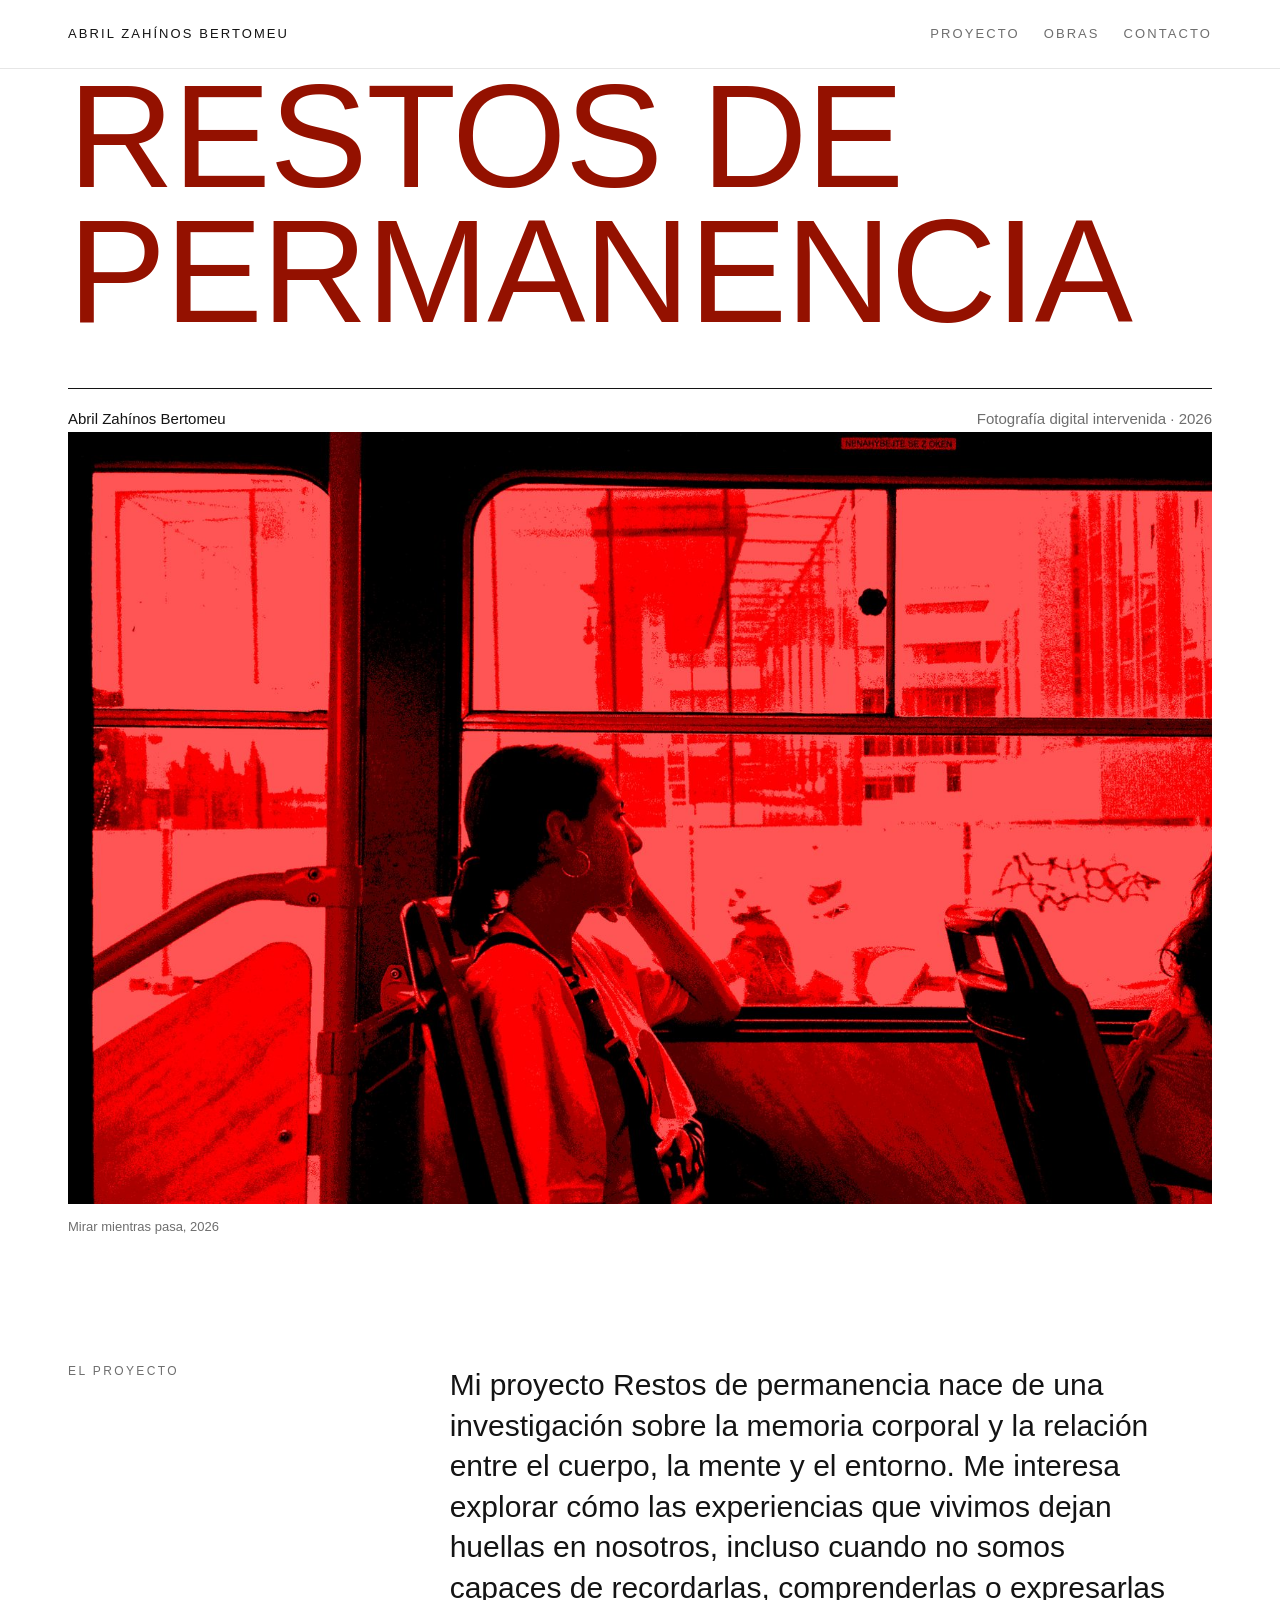
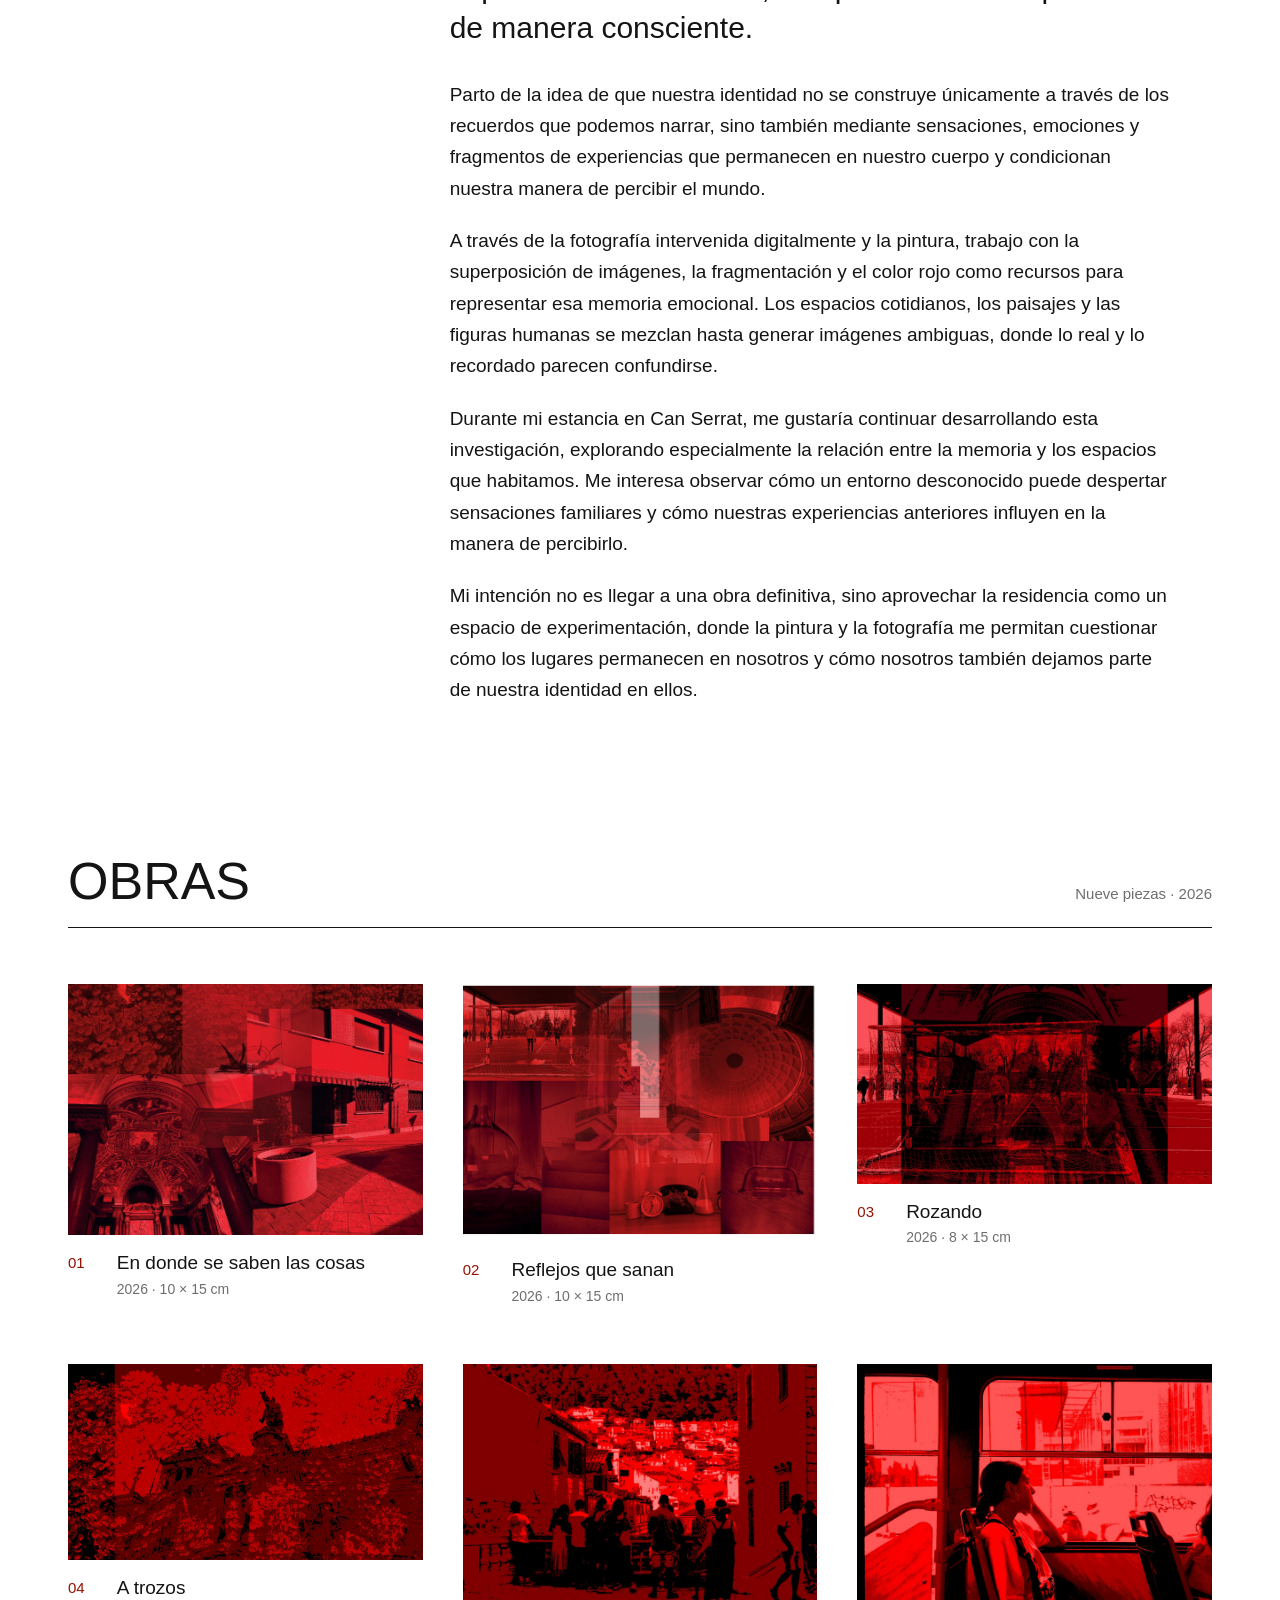
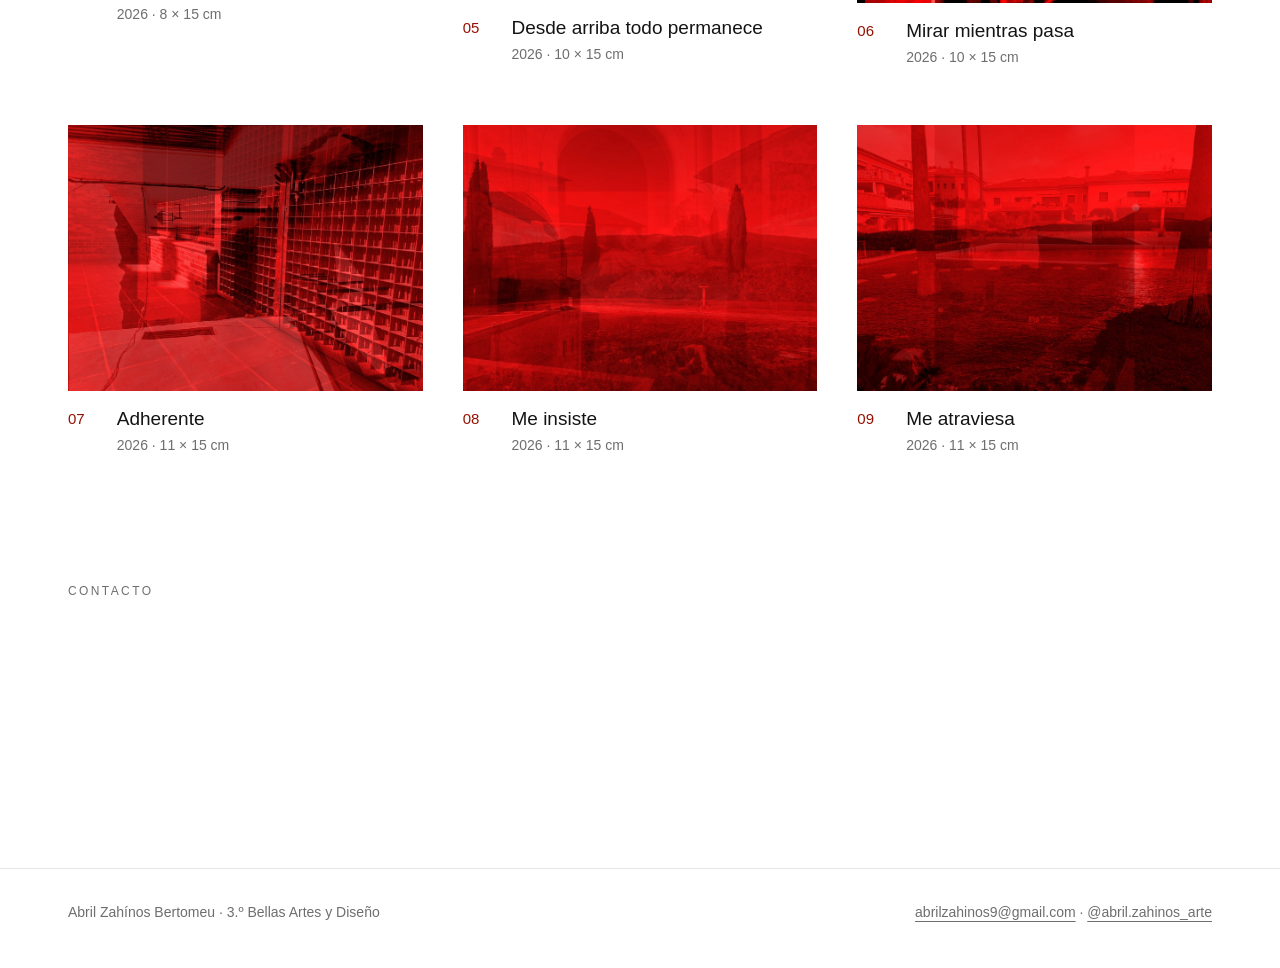
<file: index.html>
<!DOCTYPE html>
<html lang="es">
<head>
<meta charset="utf-8">
<meta name="viewport" content="width=device-width, initial-scale=1">
<title>Restos de permanencia · Abril Zahínos Bertomeu</title>
<meta name="description" content="Restos de permanencia: proyecto de fotografía digital intervenida de Abril Zahínos Bertomeu sobre la memoria corporal y los espacios que habitamos.">
<meta name="author" content="Abril Zahínos Bertomeu">
<meta name="theme-color" content="#ffffff">
<link rel="icon" href="favicon.svg" type="image/svg+xml">
<link rel="stylesheet" href="estilo.css">
<script src="animacion.js" defer></script>
</head>
<body>

<header class="cabecera">
  <div class="contenedor">
    <a class="firma" href="index.html">Abril Zahínos Bertomeu</a>
    <nav class="menu" aria-label="Menú">
      <a href="index.html#proyecto">Proyecto</a>
      <a href="index.html#obras">Obras</a>
      <a href="index.html#contacto">Contacto</a>
    </nav>
  </div>
</header>

<main>

  <section class="portada">
    <div class="contenedor">
      <h1>Restos de<br>permanencia</h1>
      <div class="portada-datos">
        <p>Abril Zahínos Bertomeu</p>
        <p class="suave">Fotografía digital intervenida · 2026</p>
      </div>
    </div>
  </section>

  <div class="contenedor">
    <figure class="portada-imagen">
      <img src="img/obra-06.jpg" width="1600" height="1080" alt="Mirar mientras pasa: una mujer mira por la ventana de un autobús, todo teñido de rojo">
      <figcaption>Mirar mientras pasa, 2026</figcaption>
    </figure>
  </div>

  <section class="seccion" id="proyecto">
    <div class="contenedor proyecto">
      <h2 class="etiqueta">El proyecto</h2>
      <div class="cuerpo aparece">
      <p>Mi proyecto Restos de permanencia nace de una investigación sobre la memoria corporal y la relación entre el cuerpo, la mente y el entorno. Me interesa explorar cómo las experiencias que vivimos dejan huellas en nosotros, incluso cuando no somos capaces de recordarlas, comprenderlas o expresarlas de manera consciente.</p>
      <p>Parto de la idea de que nuestra identidad no se construye únicamente a través de los recuerdos que podemos narrar, sino también mediante sensaciones, emociones y fragmentos de experiencias que permanecen en nuestro cuerpo y condicionan nuestra manera de percibir el mundo.</p>
      <p>A través de la fotografía intervenida digitalmente y la pintura, trabajo con la superposición de imágenes, la fragmentación y el color rojo como recursos para representar esa memoria emocional. Los espacios cotidianos, los paisajes y las figuras humanas se mezclan hasta generar imágenes ambiguas, donde lo real y lo recordado parecen confundirse.</p>
      <p>Durante mi estancia en Can Serrat, me gustaría continuar desarrollando esta investigación, explorando especialmente la relación entre la memoria y los espacios que habitamos. Me interesa observar cómo un entorno desconocido puede despertar sensaciones familiares y cómo nuestras experiencias anteriores influyen en la manera de percibirlo.</p>
      <p>Mi intención no es llegar a una obra definitiva, sino aprovechar la residencia como un espacio de experimentación, donde la pintura y la fotografía me permitan cuestionar cómo los lugares permanecen en nosotros y cómo nosotros también dejamos parte de nuestra identidad en ellos.</p>
      </div>
    </div>
  </section>

  <section class="seccion" id="obras">
    <div class="contenedor">
      <div class="obras-cabecera">
        <h2>Obras</h2>
        <p>Nueve piezas · 2026</p>
      </div>
      <ul class="galeria">
      <li class="obra-tarjeta aparece">
        <a href="obra-01.html">
          <div class="marco"><img src="img/obra-01.jpg" width="1600" height="1133" alt="En donde se saben las cosas, fotografía digital intervenida en rojo" loading="lazy"></div>
          <div class="pie-obra">
            <span class="num">01</span>
            <h3>En donde se saben las cosas</h3>
            <p class="medidas">2026 · 10 × 15 cm</p>
          </div>
        </a>
      </li>
      <li class="obra-tarjeta aparece">
        <a href="obra-02.html">
          <div class="marco"><img src="img/obra-02.jpg" width="1600" height="1164" alt="Reflejos que sanan, fotografía digital intervenida en rojo" loading="lazy"></div>
          <div class="pie-obra">
            <span class="num">02</span>
            <h3>Reflejos que sanan</h3>
            <p class="medidas">2026 · 10 × 15 cm</p>
          </div>
        </a>
      </li>
      <li class="obra-tarjeta aparece">
        <a href="obra-03.html">
          <div class="marco"><img src="img/obra-03.jpg" width="1600" height="900" alt="Rozando, fotografía digital intervenida en rojo" loading="lazy"></div>
          <div class="pie-obra">
            <span class="num">03</span>
            <h3>Rozando</h3>
            <p class="medidas">2026 · 8 × 15 cm</p>
          </div>
        </a>
      </li>
      <li class="obra-tarjeta aparece">
        <a href="obra-04.html">
          <div class="marco"><img src="img/obra-04.jpg" width="1171" height="647" alt="A trozos, fotografía digital intervenida en rojo" loading="lazy"></div>
          <div class="pie-obra">
            <span class="num">04</span>
            <h3>A trozos</h3>
            <p class="medidas">2026 · 8 × 15 cm</p>
          </div>
        </a>
      </li>
      <li class="obra-tarjeta aparece">
        <a href="obra-05.html">
          <div class="marco"><img src="img/obra-05.jpg" width="1600" height="1067" alt="Desde arriba todo permanece, fotografía digital intervenida en rojo" loading="lazy"></div>
          <div class="pie-obra">
            <span class="num">05</span>
            <h3>Desde arriba todo permanece</h3>
            <p class="medidas">2026 · 10 × 15 cm</p>
          </div>
        </a>
      </li>
      <li class="obra-tarjeta aparece">
        <a href="obra-06.html">
          <div class="marco"><img src="img/obra-06.jpg" width="1600" height="1080" alt="Mirar mientras pasa, fotografía digital intervenida en rojo" loading="lazy"></div>
          <div class="pie-obra">
            <span class="num">06</span>
            <h3>Mirar mientras pasa</h3>
            <p class="medidas">2026 · 10 × 15 cm</p>
          </div>
        </a>
      </li>
      <li class="obra-tarjeta aparece">
        <a href="obra-07.html">
          <div class="marco"><img src="img/obra-07.jpg" width="1596" height="1197" alt="Adherente, fotografía digital intervenida en rojo" loading="lazy"></div>
          <div class="pie-obra">
            <span class="num">07</span>
            <h3>Adherente</h3>
            <p class="medidas">2026 · 11 × 15 cm</p>
          </div>
        </a>
      </li>
      <li class="obra-tarjeta aparece">
        <a href="obra-08.html">
          <div class="marco"><img src="img/obra-08.jpg" width="1596" height="1197" alt="Me insiste, fotografía digital intervenida en rojo" loading="lazy"></div>
          <div class="pie-obra">
            <span class="num">08</span>
            <h3>Me insiste</h3>
            <p class="medidas">2026 · 11 × 15 cm</p>
          </div>
        </a>
      </li>
      <li class="obra-tarjeta aparece">
        <a href="obra-09.html">
          <div class="marco"><img src="img/obra-09.jpg" width="1596" height="1197" alt="Me atraviesa, fotografía digital intervenida en rojo" loading="lazy"></div>
          <div class="pie-obra">
            <span class="num">09</span>
            <h3>Me atraviesa</h3>
            <p class="medidas">2026 · 11 × 15 cm</p>
          </div>
        </a>
      </li>
      </ul>
    </div>
  </section>

  <section class="seccion" id="contacto">
    <div class="contenedor contacto">
      <h2 class="etiqueta">Contacto</h2>
      <ul class="contacto-lista aparece">
        <li><small>Correo</small><a href="mailto:abrilzahinos9@gmail.com">abrilzahinos9@gmail.com</a></li>
        <li><small>Instagram</small><a href="https://www.instagram.com/abril.zahinos_arte/" target="_blank" rel="noopener">@abril.zahinos_arte</a></li>
      </ul>
    </div>
  </section>

</main>

<footer class="pie">
  <div class="contenedor">
    <p>Abril Zahínos Bertomeu · 3.º Bellas Artes y Diseño</p>
    <p><a href="mailto:abrilzahinos9@gmail.com">abrilzahinos9@gmail.com</a> · <a href="https://www.instagram.com/abril.zahinos_arte/" target="_blank" rel="noopener">@abril.zahinos_arte</a></p>
  </div>
</footer>

</body>
</html>
</file>
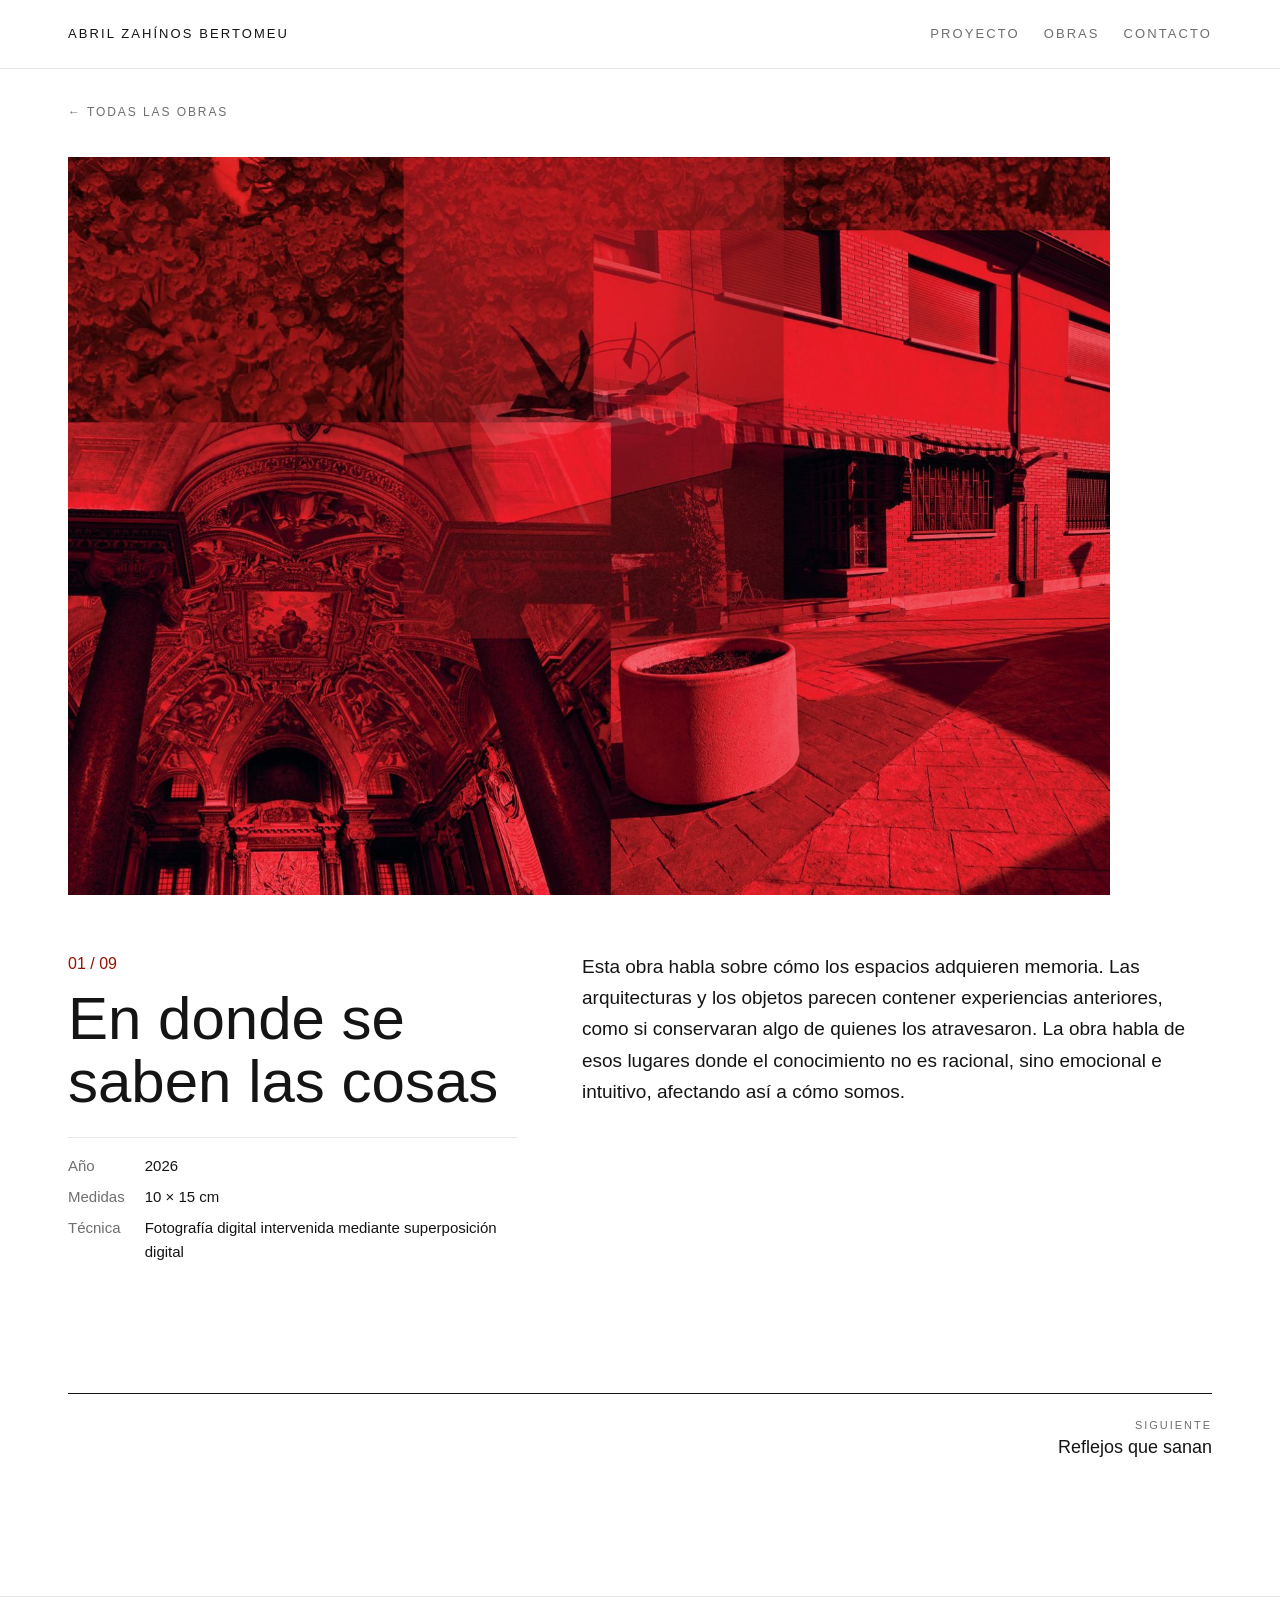
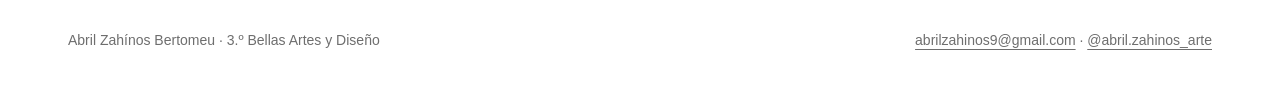
<file: obra-01.html>
<!DOCTYPE html>
<html lang="es">
<head>
<meta charset="utf-8">
<meta name="viewport" content="width=device-width, initial-scale=1">
<title>En donde se saben las cosas · Abril Zahínos Bertomeu</title>
<meta name="description" content="En donde se saben las cosas (2026), 10 × 15 cm. Esta obra habla sobre cómo los espacios adquieren memoria. Las arquitecturas y los objetos parecen contener ex…">
<meta name="author" content="Abril Zahínos Bertomeu">
<meta name="theme-color" content="#ffffff">
<link rel="icon" href="favicon.svg" type="image/svg+xml">
<link rel="stylesheet" href="estilo.css">
<script src="animacion.js" defer></script>
</head>
<body>

<header class="cabecera">
  <div class="contenedor">
    <a class="firma" href="index.html">Abril Zahínos Bertomeu</a>
    <nav class="menu" aria-label="Menú">
      <a href="index.html#proyecto">Proyecto</a>
      <a href="index.html#obras">Obras</a>
      <a href="index.html#contacto">Contacto</a>
    </nav>
  </div>
</header>

<main class="contenedor">

  <a class="volver" href="index.html#obras">← Todas las obras</a>

  <figure class="obra-imagen">
    <img src="img/obra-01.jpg" width="1600" height="1133" alt="En donde se saben las cosas, fotografía digital intervenida en rojo">
  </figure>

  <div class="obra-info">
    <div>
      <span class="num">01 / 09</span>
      <h1>En donde se saben las cosas</h1>
      <dl class="ficha">
        <dt>Año</dt><dd>2026</dd>
        <dt>Medidas</dt><dd>10 × 15 cm</dd>
        <dt>Técnica</dt><dd>Fotografía digital intervenida mediante superposición digital</dd>
      </dl>
    </div>
    <div class="cuerpo">
        <p>Esta obra habla sobre cómo los espacios adquieren memoria. Las arquitecturas y los objetos parecen contener experiencias anteriores, como si conservaran algo de quienes los atravesaron. La obra habla de esos lugares donde el conocimiento no es racional, sino emocional e intuitivo, afectando así a cómo somos.</p>
    </div>
  </div>

  <nav class="siguientes" aria-label="Otras obras">
      <a class="derecha" href="obra-02.html"><small>Siguiente</small>Reflejos que sanan</a>
  </nav>

</main>

<footer class="pie">
  <div class="contenedor">
    <p>Abril Zahínos Bertomeu · 3.º Bellas Artes y Diseño</p>
    <p><a href="mailto:abrilzahinos9@gmail.com">abrilzahinos9@gmail.com</a> · <a href="https://www.instagram.com/abril.zahinos_arte/" target="_blank" rel="noopener">@abril.zahinos_arte</a></p>
  </div>
</footer>

</body>
</html>
</file>
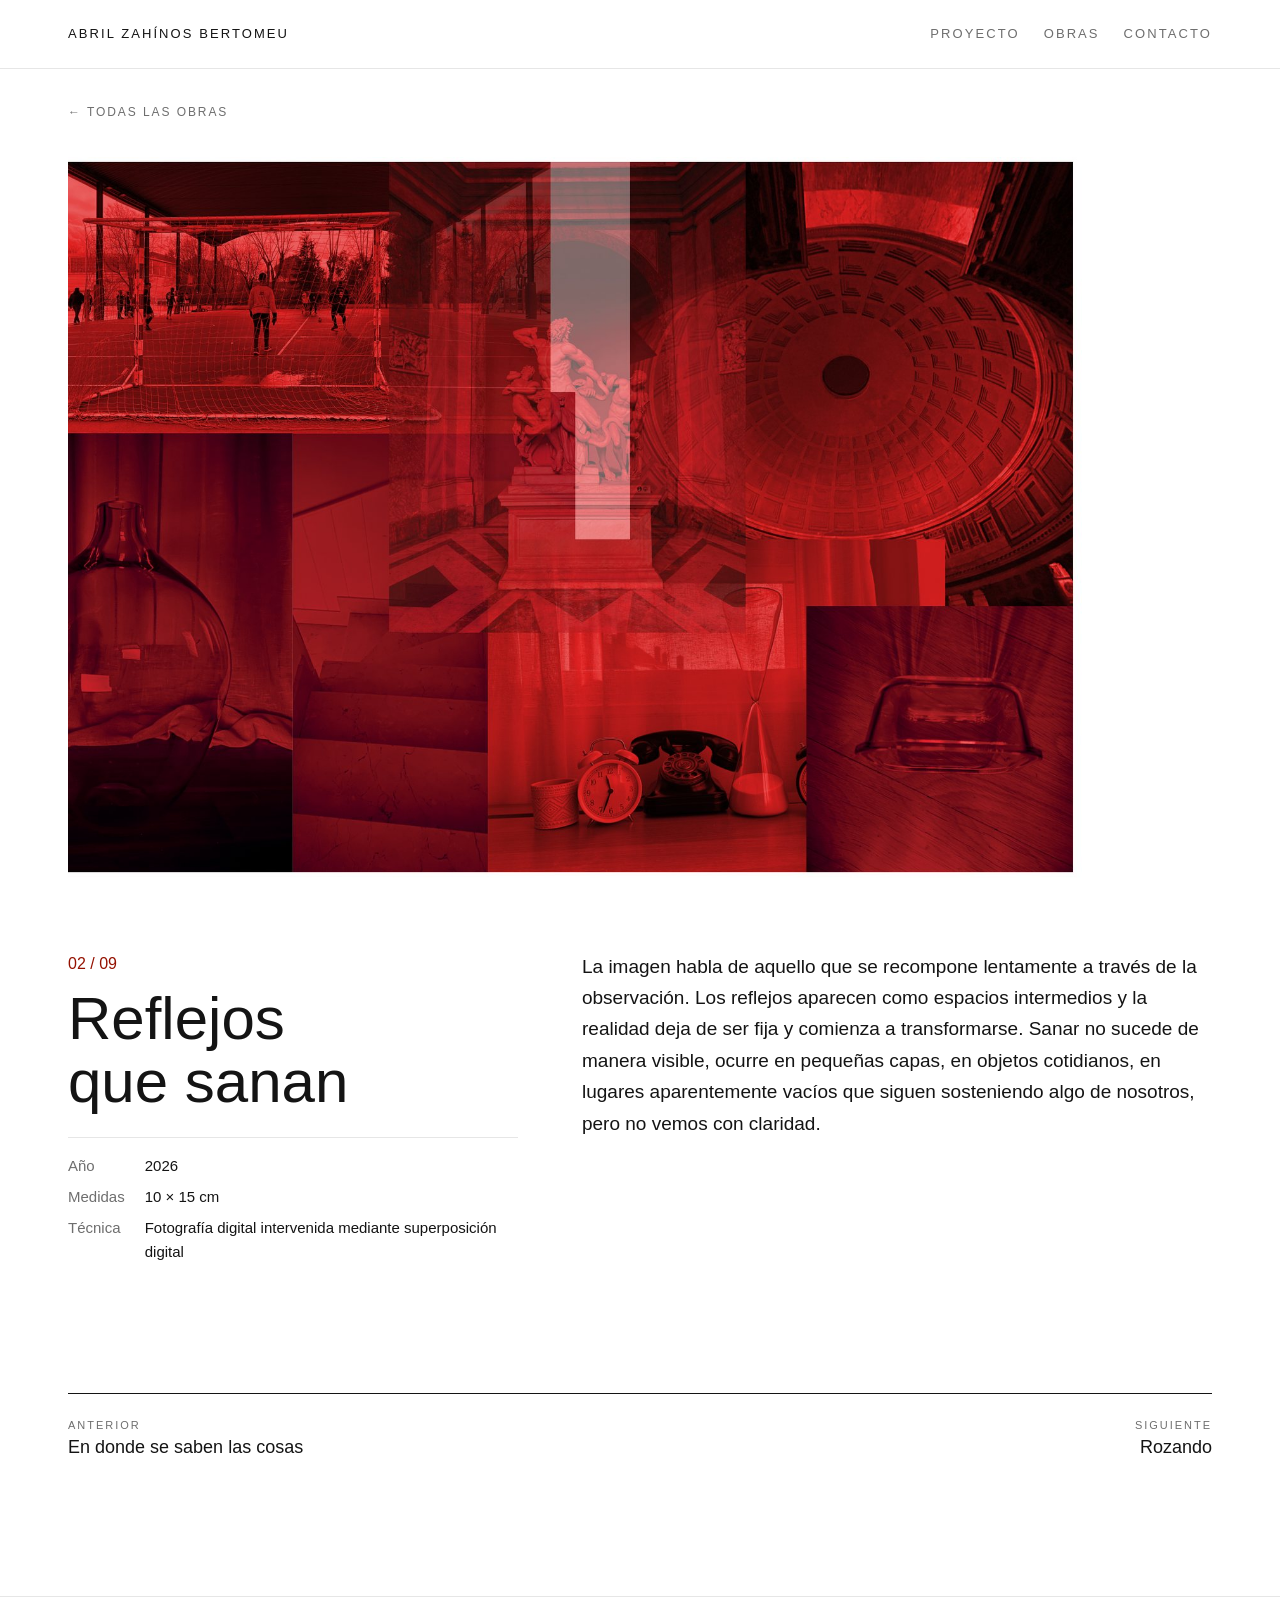
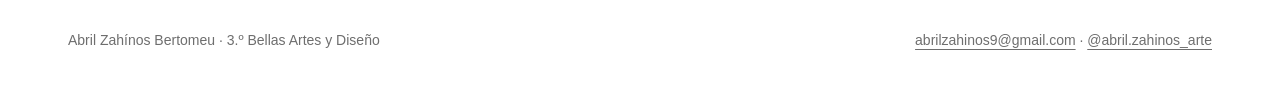
<file: obra-02.html>
<!DOCTYPE html>
<html lang="es">
<head>
<meta charset="utf-8">
<meta name="viewport" content="width=device-width, initial-scale=1">
<title>Reflejos que sanan · Abril Zahínos Bertomeu</title>
<meta name="description" content="Reflejos que sanan (2026), 10 × 15 cm. La imagen habla de aquello que se recompone lentamente a través de la observación. Los reflejos aparecen como …">
<meta name="author" content="Abril Zahínos Bertomeu">
<meta name="theme-color" content="#ffffff">
<link rel="icon" href="favicon.svg" type="image/svg+xml">
<link rel="stylesheet" href="estilo.css">
<script src="animacion.js" defer></script>
</head>
<body>

<header class="cabecera">
  <div class="contenedor">
    <a class="firma" href="index.html">Abril Zahínos Bertomeu</a>
    <nav class="menu" aria-label="Menú">
      <a href="index.html#proyecto">Proyecto</a>
      <a href="index.html#obras">Obras</a>
      <a href="index.html#contacto">Contacto</a>
    </nav>
  </div>
</header>

<main class="contenedor">

  <a class="volver" href="index.html#obras">← Todas las obras</a>

  <figure class="obra-imagen">
    <img src="img/obra-02.jpg" width="1600" height="1164" alt="Reflejos que sanan, fotografía digital intervenida en rojo">
  </figure>

  <div class="obra-info">
    <div>
      <span class="num">02 / 09</span>
      <h1>Reflejos que sanan</h1>
      <dl class="ficha">
        <dt>Año</dt><dd>2026</dd>
        <dt>Medidas</dt><dd>10 × 15 cm</dd>
        <dt>Técnica</dt><dd>Fotografía digital intervenida mediante superposición digital</dd>
      </dl>
    </div>
    <div class="cuerpo">
        <p>La imagen habla de aquello que se recompone lentamente a través de la observación. Los reflejos aparecen como espacios intermedios y la realidad deja de ser fija y comienza a transformarse. Sanar no sucede de manera visible, ocurre en pequeñas capas, en objetos cotidianos, en lugares aparentemente vacíos que siguen sosteniendo algo de nosotros, pero no vemos con claridad.</p>
    </div>
  </div>

  <nav class="siguientes" aria-label="Otras obras">
      <a href="obra-01.html"><small>Anterior</small>En donde se saben las cosas</a>
      <a class="derecha" href="obra-03.html"><small>Siguiente</small>Rozando</a>
  </nav>

</main>

<footer class="pie">
  <div class="contenedor">
    <p>Abril Zahínos Bertomeu · 3.º Bellas Artes y Diseño</p>
    <p><a href="mailto:abrilzahinos9@gmail.com">abrilzahinos9@gmail.com</a> · <a href="https://www.instagram.com/abril.zahinos_arte/" target="_blank" rel="noopener">@abril.zahinos_arte</a></p>
  </div>
</footer>

</body>
</html>
</file>
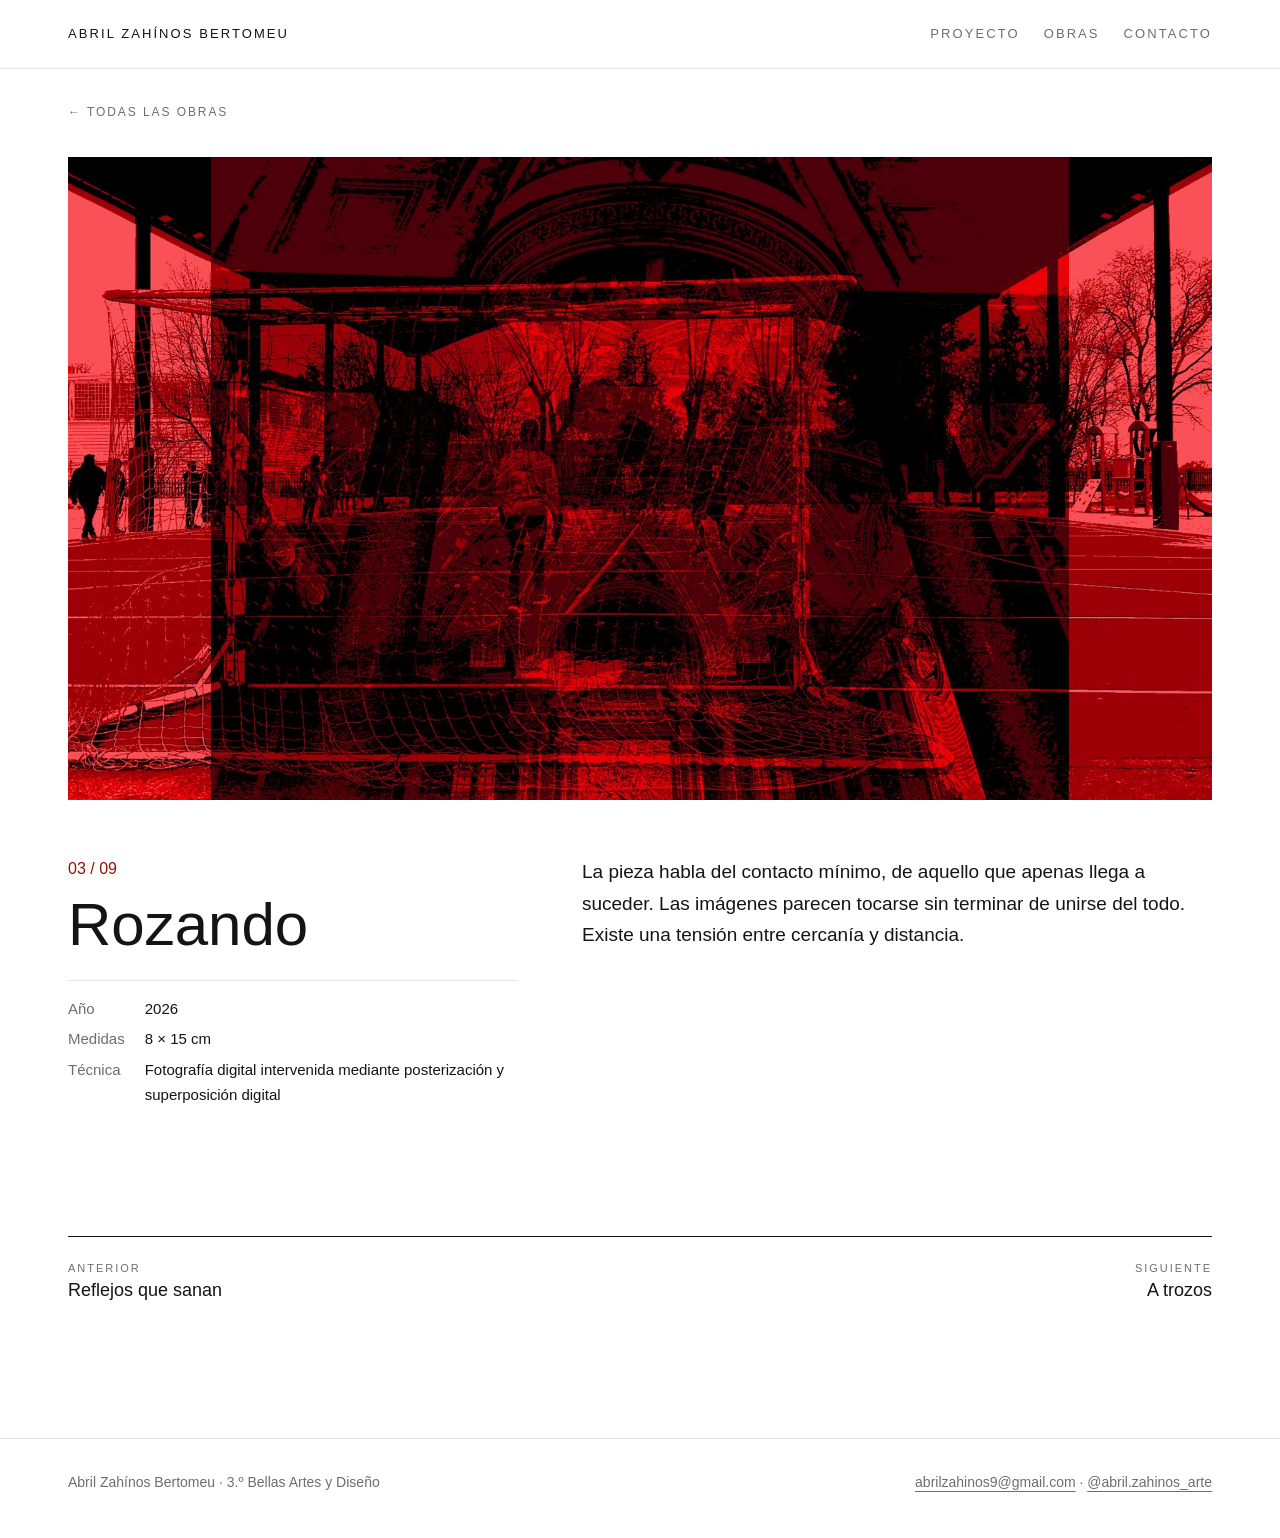
<file: obra-03.html>
<!DOCTYPE html>
<html lang="es">
<head>
<meta charset="utf-8">
<meta name="viewport" content="width=device-width, initial-scale=1">
<title>Rozando · Abril Zahínos Bertomeu</title>
<meta name="description" content="Rozando (2026), 8 × 15 cm. La pieza habla del contacto mínimo, de aquello que apenas llega a suceder. Las imágenes parecen tocarse sin te…">
<meta name="author" content="Abril Zahínos Bertomeu">
<meta name="theme-color" content="#ffffff">
<link rel="icon" href="favicon.svg" type="image/svg+xml">
<link rel="stylesheet" href="estilo.css">
<script src="animacion.js" defer></script>
</head>
<body>

<header class="cabecera">
  <div class="contenedor">
    <a class="firma" href="index.html">Abril Zahínos Bertomeu</a>
    <nav class="menu" aria-label="Menú">
      <a href="index.html#proyecto">Proyecto</a>
      <a href="index.html#obras">Obras</a>
      <a href="index.html#contacto">Contacto</a>
    </nav>
  </div>
</header>

<main class="contenedor">

  <a class="volver" href="index.html#obras">← Todas las obras</a>

  <figure class="obra-imagen">
    <img src="img/obra-03.jpg" width="1600" height="900" alt="Rozando, fotografía digital intervenida en rojo">
  </figure>

  <div class="obra-info">
    <div>
      <span class="num">03 / 09</span>
      <h1>Rozando</h1>
      <dl class="ficha">
        <dt>Año</dt><dd>2026</dd>
        <dt>Medidas</dt><dd>8 × 15 cm</dd>
        <dt>Técnica</dt><dd>Fotografía digital intervenida mediante posterización y superposición digital</dd>
      </dl>
    </div>
    <div class="cuerpo">
        <p>La pieza habla del contacto mínimo, de aquello que apenas llega a suceder. Las imágenes parecen tocarse sin terminar de unirse del todo. Existe una tensión entre cercanía y distancia.</p>
    </div>
  </div>

  <nav class="siguientes" aria-label="Otras obras">
      <a href="obra-02.html"><small>Anterior</small>Reflejos que sanan</a>
      <a class="derecha" href="obra-04.html"><small>Siguiente</small>A trozos</a>
  </nav>

</main>

<footer class="pie">
  <div class="contenedor">
    <p>Abril Zahínos Bertomeu · 3.º Bellas Artes y Diseño</p>
    <p><a href="mailto:abrilzahinos9@gmail.com">abrilzahinos9@gmail.com</a> · <a href="https://www.instagram.com/abril.zahinos_arte/" target="_blank" rel="noopener">@abril.zahinos_arte</a></p>
  </div>
</footer>

</body>
</html>
</file>
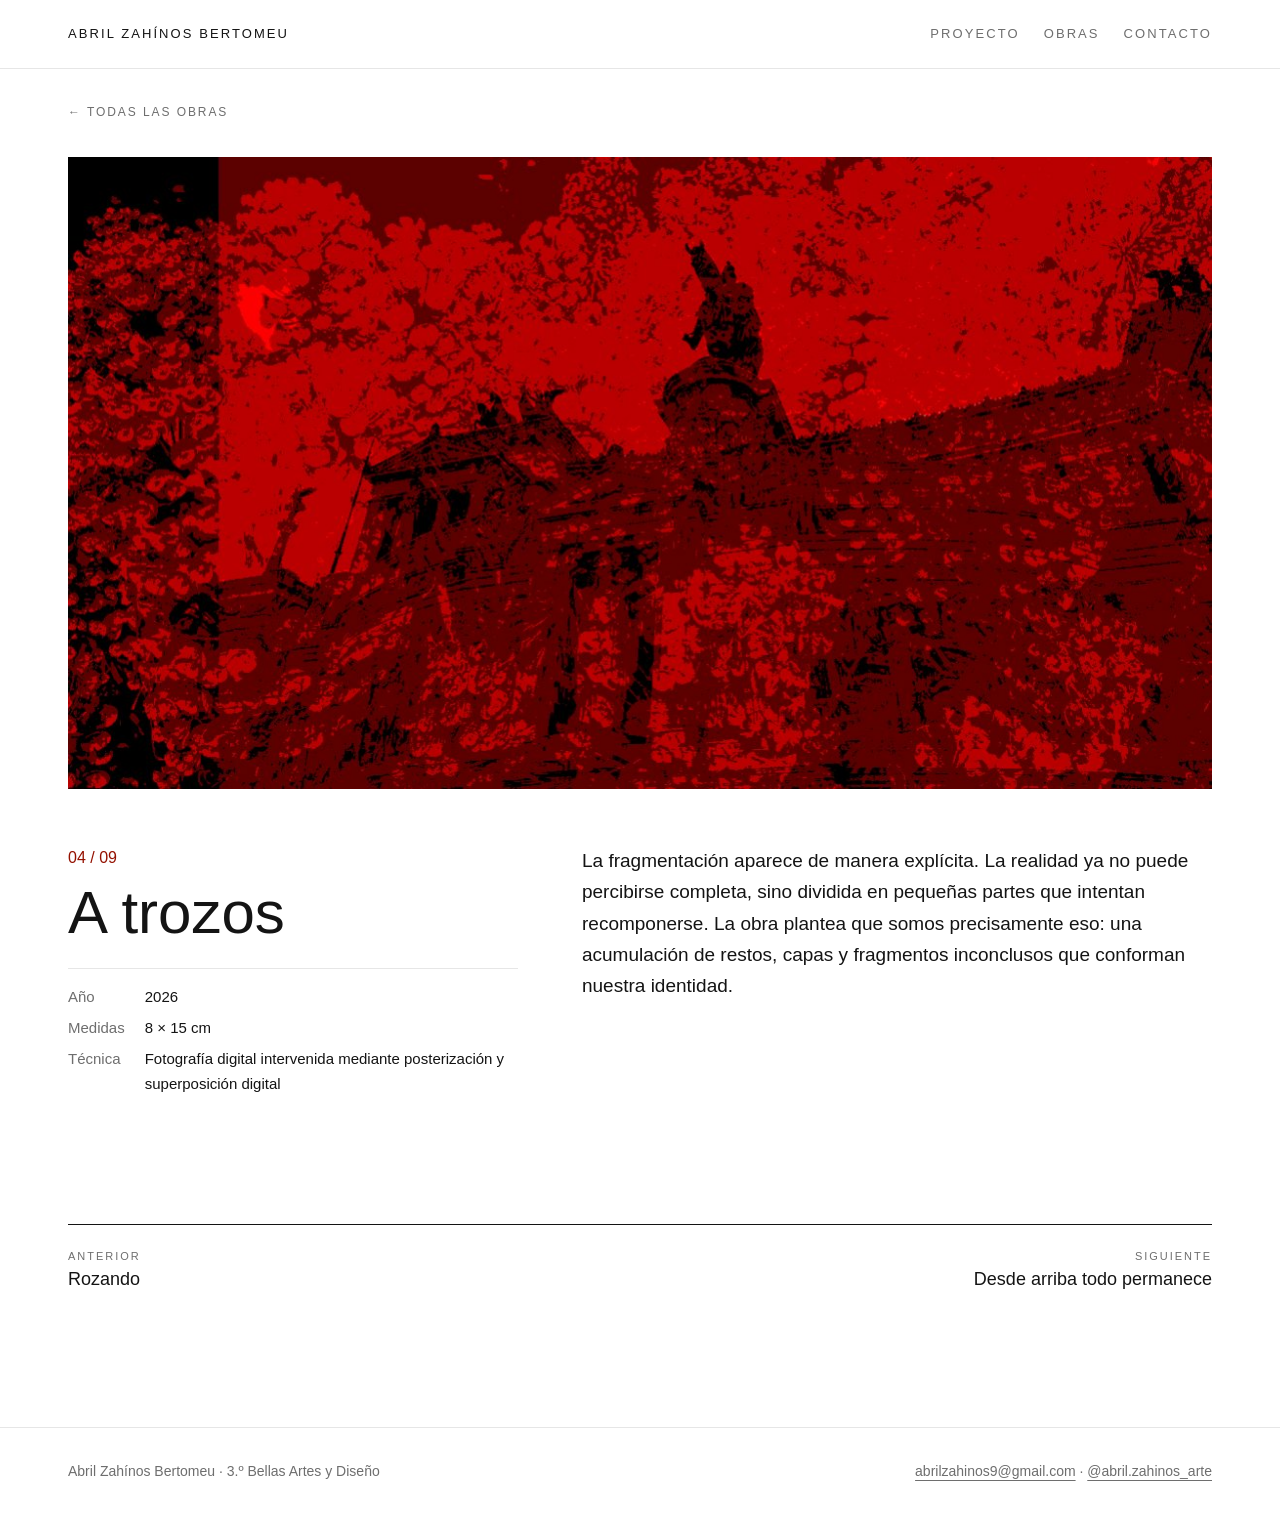
<file: obra-04.html>
<!DOCTYPE html>
<html lang="es">
<head>
<meta charset="utf-8">
<meta name="viewport" content="width=device-width, initial-scale=1">
<title>A trozos · Abril Zahínos Bertomeu</title>
<meta name="description" content="A trozos (2026), 8 × 15 cm. La fragmentación aparece de manera explícita. La realidad ya no puede percibirse completa, sino dividida en pe…">
<meta name="author" content="Abril Zahínos Bertomeu">
<meta name="theme-color" content="#ffffff">
<link rel="icon" href="favicon.svg" type="image/svg+xml">
<link rel="stylesheet" href="estilo.css">
<script src="animacion.js" defer></script>
</head>
<body>

<header class="cabecera">
  <div class="contenedor">
    <a class="firma" href="index.html">Abril Zahínos Bertomeu</a>
    <nav class="menu" aria-label="Menú">
      <a href="index.html#proyecto">Proyecto</a>
      <a href="index.html#obras">Obras</a>
      <a href="index.html#contacto">Contacto</a>
    </nav>
  </div>
</header>

<main class="contenedor">

  <a class="volver" href="index.html#obras">← Todas las obras</a>

  <figure class="obra-imagen">
    <img src="img/obra-04.jpg" width="1171" height="647" alt="A trozos, fotografía digital intervenida en rojo">
  </figure>

  <div class="obra-info">
    <div>
      <span class="num">04 / 09</span>
      <h1>A trozos</h1>
      <dl class="ficha">
        <dt>Año</dt><dd>2026</dd>
        <dt>Medidas</dt><dd>8 × 15 cm</dd>
        <dt>Técnica</dt><dd>Fotografía digital intervenida mediante posterización y superposición digital</dd>
      </dl>
    </div>
    <div class="cuerpo">
        <p>La fragmentación aparece de manera explícita. La realidad ya no puede percibirse completa, sino dividida en pequeñas partes que intentan recomponerse. La obra plantea que somos precisamente eso: una acumulación de restos, capas y fragmentos inconclusos que conforman nuestra identidad.</p>
    </div>
  </div>

  <nav class="siguientes" aria-label="Otras obras">
      <a href="obra-03.html"><small>Anterior</small>Rozando</a>
      <a class="derecha" href="obra-05.html"><small>Siguiente</small>Desde arriba todo permanece</a>
  </nav>

</main>

<footer class="pie">
  <div class="contenedor">
    <p>Abril Zahínos Bertomeu · 3.º Bellas Artes y Diseño</p>
    <p><a href="mailto:abrilzahinos9@gmail.com">abrilzahinos9@gmail.com</a> · <a href="https://www.instagram.com/abril.zahinos_arte/" target="_blank" rel="noopener">@abril.zahinos_arte</a></p>
  </div>
</footer>

</body>
</html>
</file>
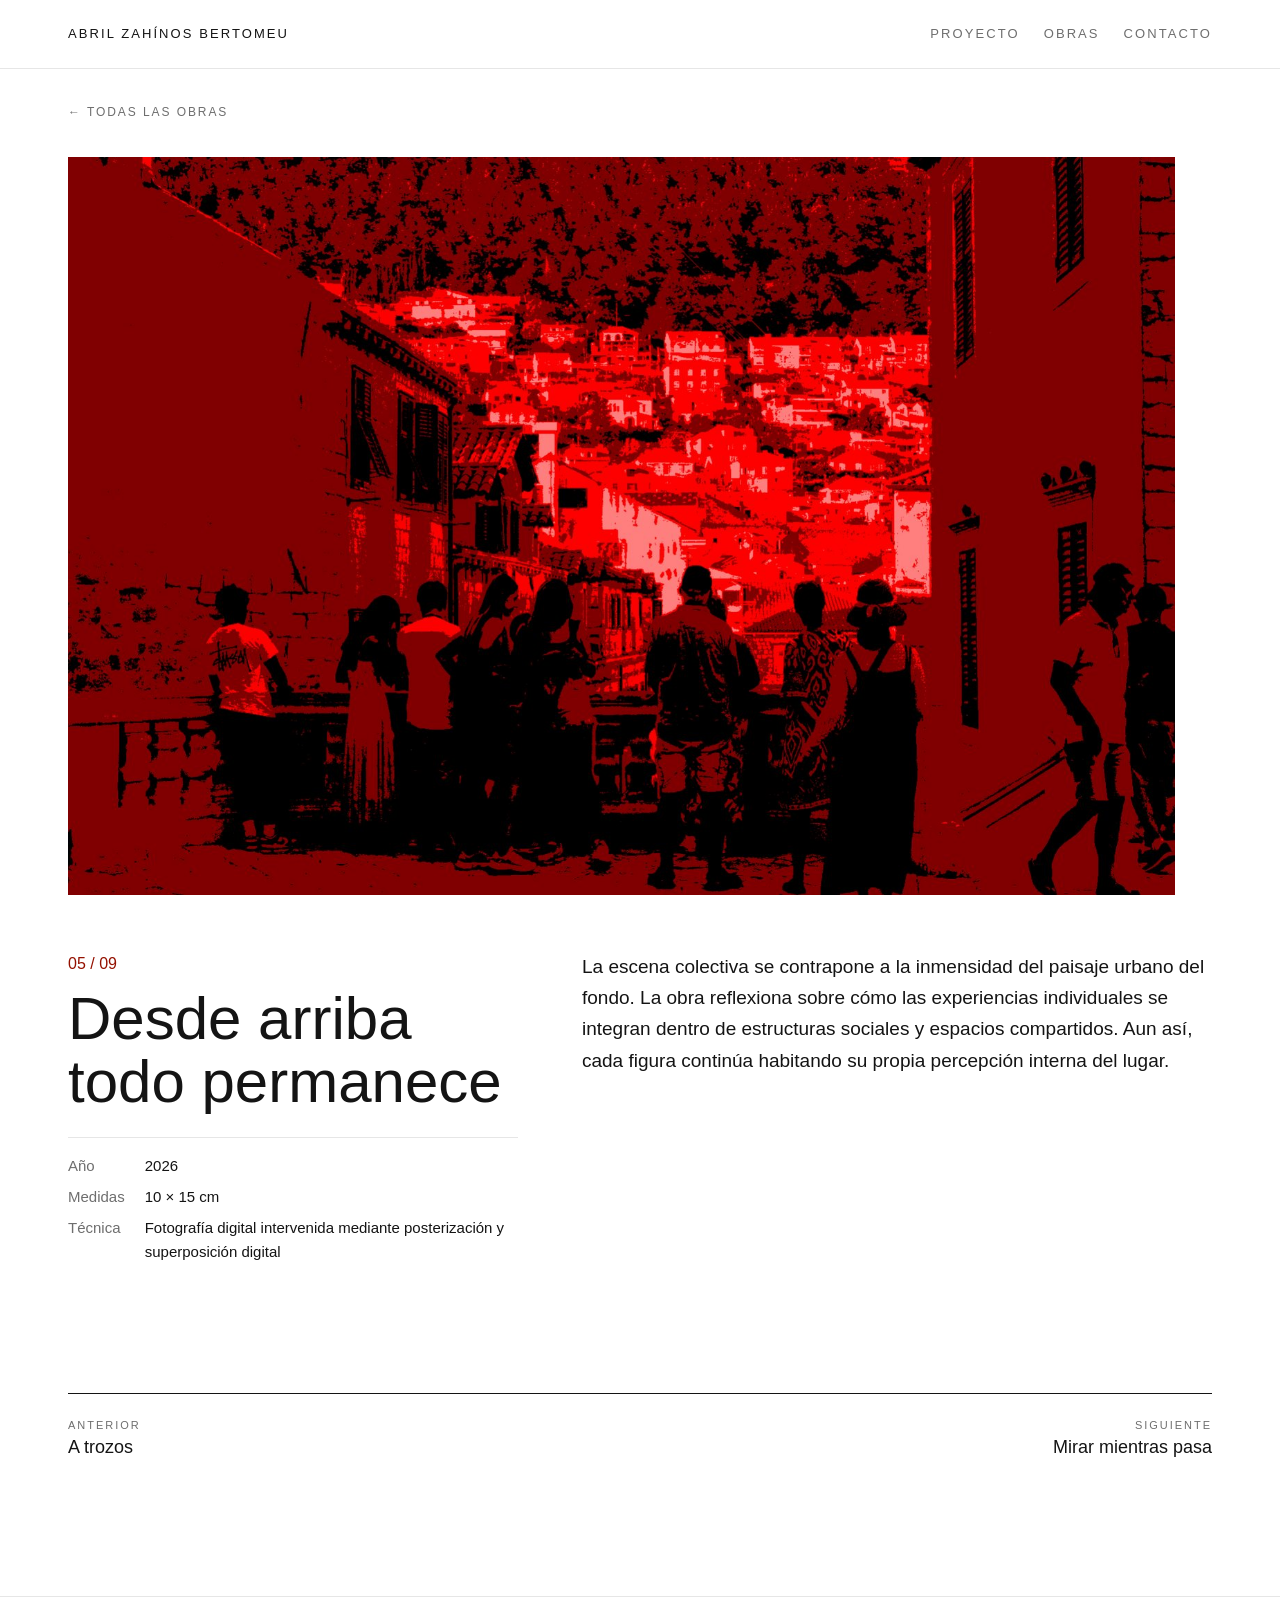
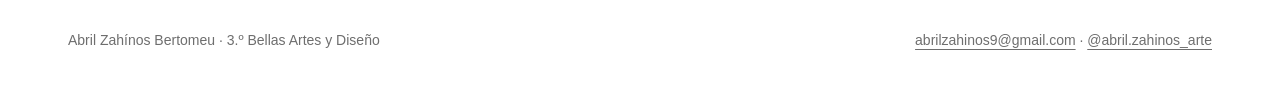
<file: obra-05.html>
<!DOCTYPE html>
<html lang="es">
<head>
<meta charset="utf-8">
<meta name="viewport" content="width=device-width, initial-scale=1">
<title>Desde arriba todo permanece · Abril Zahínos Bertomeu</title>
<meta name="description" content="Desde arriba todo permanece (2026), 10 × 15 cm. La escena colectiva se contrapone a la inmensidad del paisaje urbano del fondo. La obra reflexiona sobre cómo …">
<meta name="author" content="Abril Zahínos Bertomeu">
<meta name="theme-color" content="#ffffff">
<link rel="icon" href="favicon.svg" type="image/svg+xml">
<link rel="stylesheet" href="estilo.css">
<script src="animacion.js" defer></script>
</head>
<body>

<header class="cabecera">
  <div class="contenedor">
    <a class="firma" href="index.html">Abril Zahínos Bertomeu</a>
    <nav class="menu" aria-label="Menú">
      <a href="index.html#proyecto">Proyecto</a>
      <a href="index.html#obras">Obras</a>
      <a href="index.html#contacto">Contacto</a>
    </nav>
  </div>
</header>

<main class="contenedor">

  <a class="volver" href="index.html#obras">← Todas las obras</a>

  <figure class="obra-imagen">
    <img src="img/obra-05.jpg" width="1600" height="1067" alt="Desde arriba todo permanece, fotografía digital intervenida en rojo">
  </figure>

  <div class="obra-info">
    <div>
      <span class="num">05 / 09</span>
      <h1>Desde arriba todo permanece</h1>
      <dl class="ficha">
        <dt>Año</dt><dd>2026</dd>
        <dt>Medidas</dt><dd>10 × 15 cm</dd>
        <dt>Técnica</dt><dd>Fotografía digital intervenida mediante posterización y superposición digital</dd>
      </dl>
    </div>
    <div class="cuerpo">
        <p>La escena colectiva se contrapone a la inmensidad del paisaje urbano del fondo. La obra reflexiona sobre cómo las experiencias individuales se integran dentro de estructuras sociales y espacios compartidos. Aun así, cada figura continúa habitando su propia percepción interna del lugar.</p>
    </div>
  </div>

  <nav class="siguientes" aria-label="Otras obras">
      <a href="obra-04.html"><small>Anterior</small>A trozos</a>
      <a class="derecha" href="obra-06.html"><small>Siguiente</small>Mirar mientras pasa</a>
  </nav>

</main>

<footer class="pie">
  <div class="contenedor">
    <p>Abril Zahínos Bertomeu · 3.º Bellas Artes y Diseño</p>
    <p><a href="mailto:abrilzahinos9@gmail.com">abrilzahinos9@gmail.com</a> · <a href="https://www.instagram.com/abril.zahinos_arte/" target="_blank" rel="noopener">@abril.zahinos_arte</a></p>
  </div>
</footer>

</body>
</html>
</file>
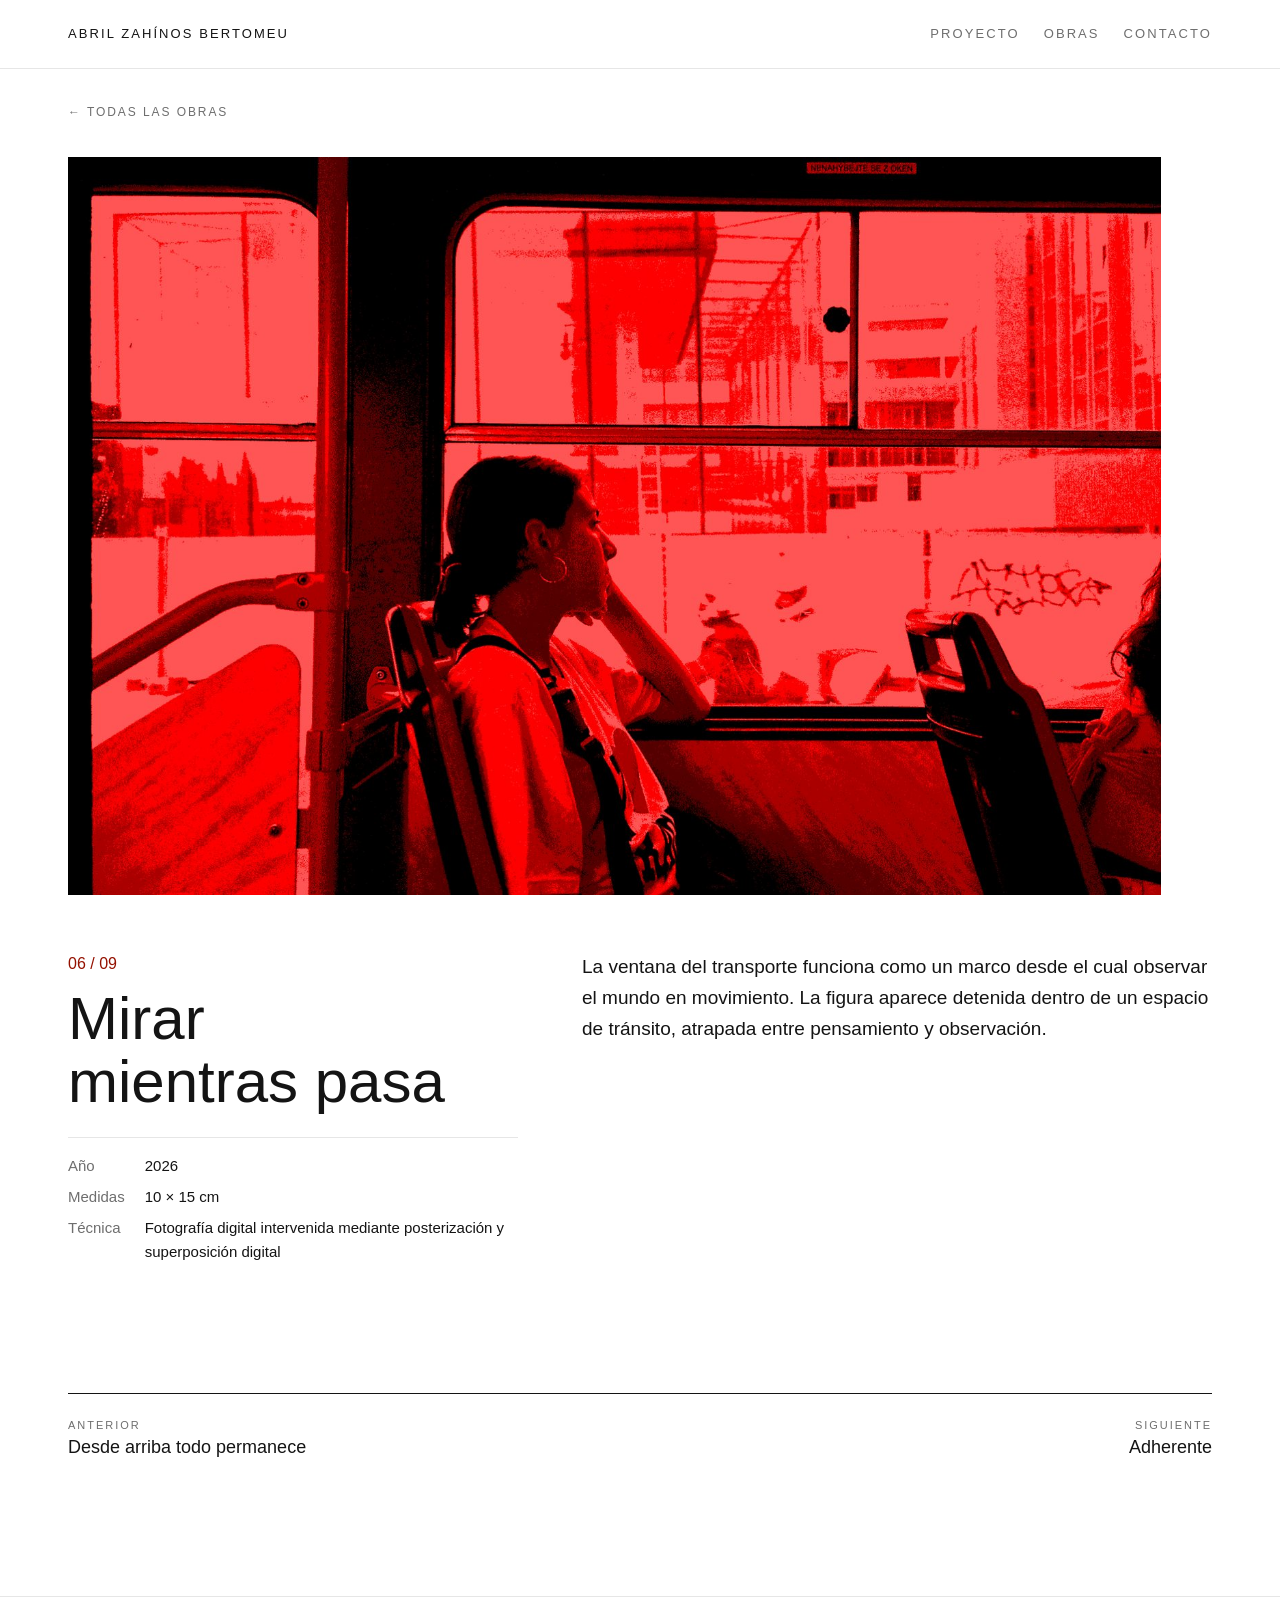
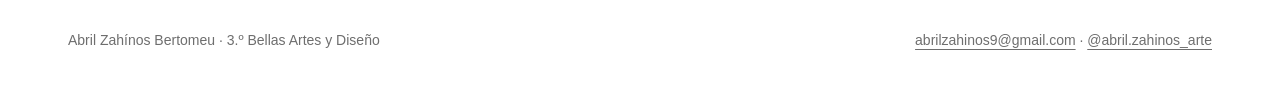
<file: obra-06.html>
<!DOCTYPE html>
<html lang="es">
<head>
<meta charset="utf-8">
<meta name="viewport" content="width=device-width, initial-scale=1">
<title>Mirar mientras pasa · Abril Zahínos Bertomeu</title>
<meta name="description" content="Mirar mientras pasa (2026), 10 × 15 cm. La ventana del transporte funciona como un marco desde el cual observar el mundo en movimiento. La figura apar…">
<meta name="author" content="Abril Zahínos Bertomeu">
<meta name="theme-color" content="#ffffff">
<link rel="icon" href="favicon.svg" type="image/svg+xml">
<link rel="stylesheet" href="estilo.css">
<script src="animacion.js" defer></script>
</head>
<body>

<header class="cabecera">
  <div class="contenedor">
    <a class="firma" href="index.html">Abril Zahínos Bertomeu</a>
    <nav class="menu" aria-label="Menú">
      <a href="index.html#proyecto">Proyecto</a>
      <a href="index.html#obras">Obras</a>
      <a href="index.html#contacto">Contacto</a>
    </nav>
  </div>
</header>

<main class="contenedor">

  <a class="volver" href="index.html#obras">← Todas las obras</a>

  <figure class="obra-imagen">
    <img src="img/obra-06.jpg" width="1600" height="1080" alt="Mirar mientras pasa, fotografía digital intervenida en rojo">
  </figure>

  <div class="obra-info">
    <div>
      <span class="num">06 / 09</span>
      <h1>Mirar mientras pasa</h1>
      <dl class="ficha">
        <dt>Año</dt><dd>2026</dd>
        <dt>Medidas</dt><dd>10 × 15 cm</dd>
        <dt>Técnica</dt><dd>Fotografía digital intervenida mediante posterización y superposición digital</dd>
      </dl>
    </div>
    <div class="cuerpo">
        <p>La ventana del transporte funciona como un marco desde el cual observar el mundo en movimiento. La figura aparece detenida dentro de un espacio de tránsito, atrapada entre pensamiento y observación.</p>
    </div>
  </div>

  <nav class="siguientes" aria-label="Otras obras">
      <a href="obra-05.html"><small>Anterior</small>Desde arriba todo permanece</a>
      <a class="derecha" href="obra-07.html"><small>Siguiente</small>Adherente</a>
  </nav>

</main>

<footer class="pie">
  <div class="contenedor">
    <p>Abril Zahínos Bertomeu · 3.º Bellas Artes y Diseño</p>
    <p><a href="mailto:abrilzahinos9@gmail.com">abrilzahinos9@gmail.com</a> · <a href="https://www.instagram.com/abril.zahinos_arte/" target="_blank" rel="noopener">@abril.zahinos_arte</a></p>
  </div>
</footer>

</body>
</html>
</file>
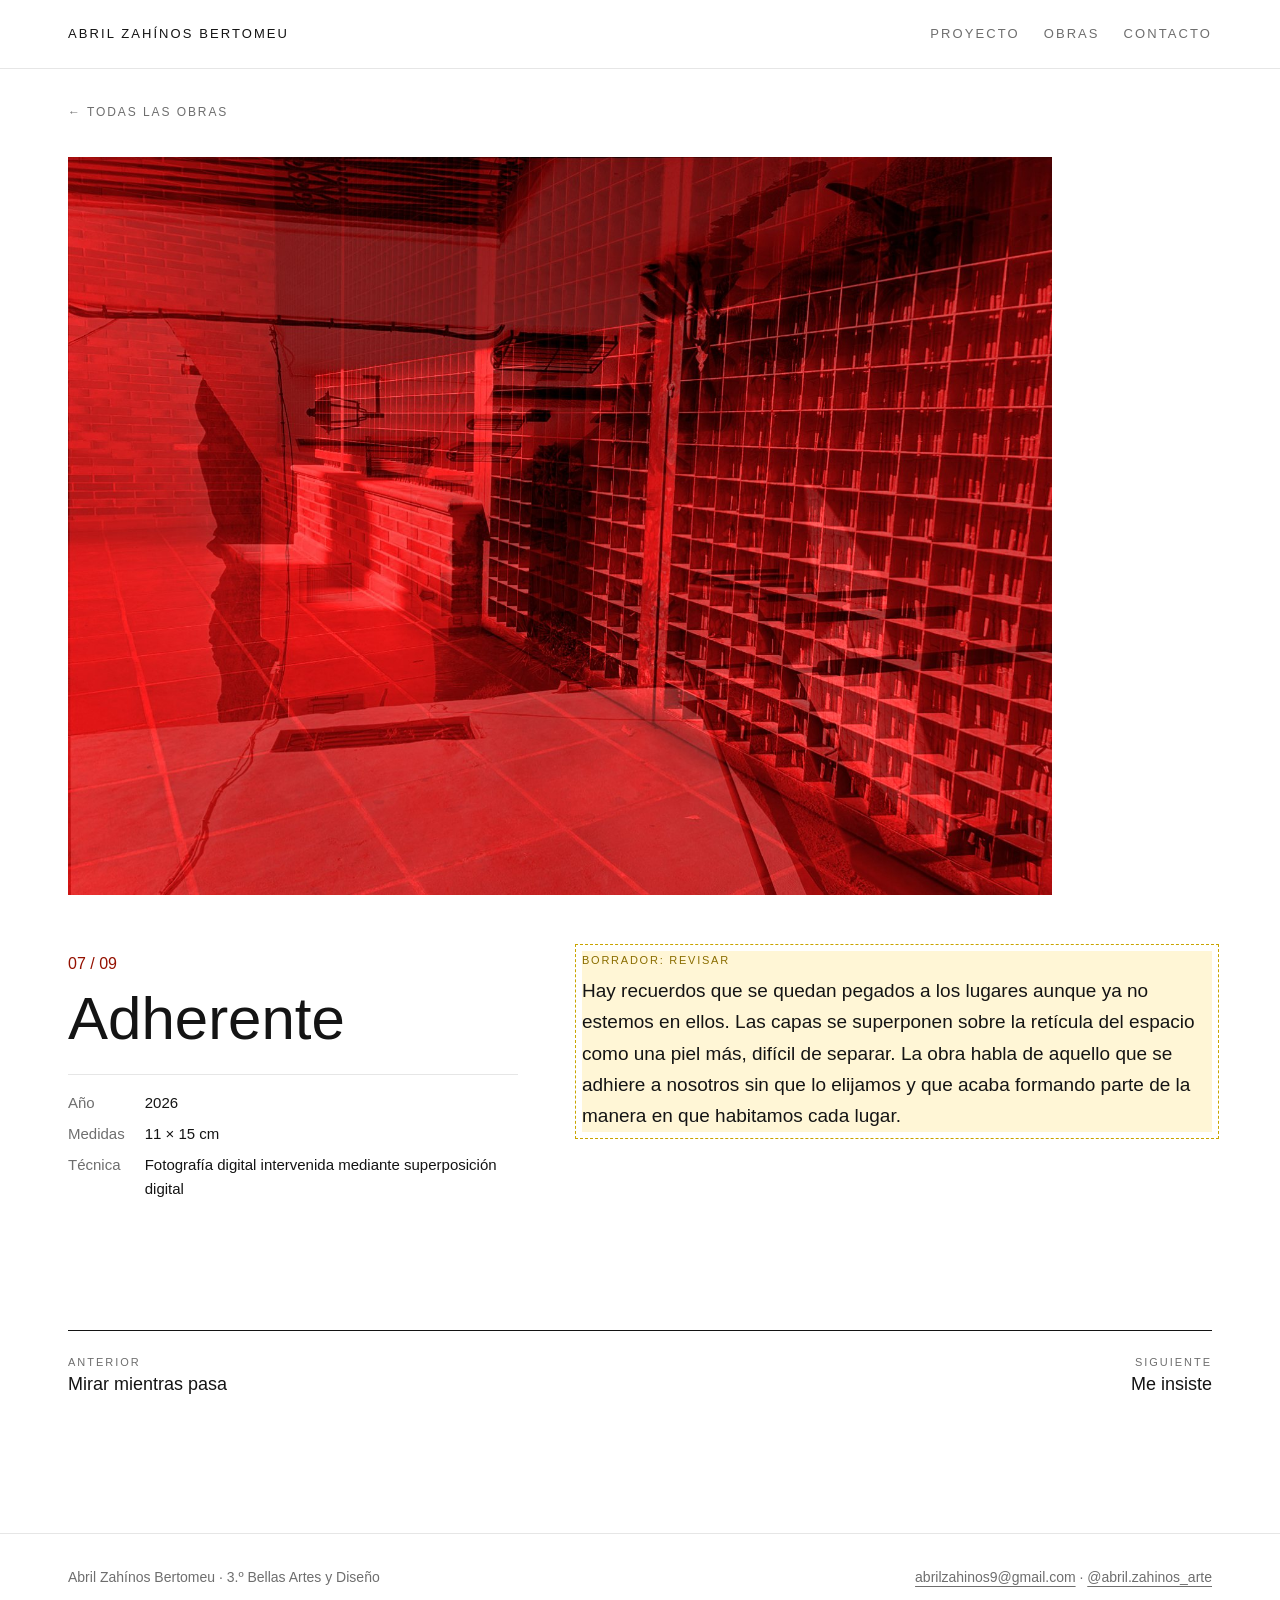
<file: obra-07.html>
<!DOCTYPE html>
<html lang="es">
<head>
<meta charset="utf-8">
<meta name="viewport" content="width=device-width, initial-scale=1">
<title>Adherente · Abril Zahínos Bertomeu</title>
<meta name="description" content="Adherente (2026), 11 × 15 cm. Hay recuerdos que se quedan pegados a los lugares aunque ya no estemos en ellos. Las capas se superponen sobre…">
<meta name="author" content="Abril Zahínos Bertomeu">
<meta name="theme-color" content="#ffffff">
<link rel="icon" href="favicon.svg" type="image/svg+xml">
<link rel="stylesheet" href="estilo.css">
<script src="animacion.js" defer></script>
</head>
<body>

<header class="cabecera">
  <div class="contenedor">
    <a class="firma" href="index.html">Abril Zahínos Bertomeu</a>
    <nav class="menu" aria-label="Menú">
      <a href="index.html#proyecto">Proyecto</a>
      <a href="index.html#obras">Obras</a>
      <a href="index.html#contacto">Contacto</a>
    </nav>
  </div>
</header>

<main class="contenedor">

  <a class="volver" href="index.html#obras">← Todas las obras</a>

  <figure class="obra-imagen">
    <img src="img/obra-07.jpg" width="1596" height="1197" alt="Adherente, fotografía digital intervenida en rojo">
  </figure>

  <div class="obra-info">
    <div>
      <span class="num">07 / 09</span>
      <h1>Adherente</h1>
      <dl class="ficha">
        <dt>Año</dt><dd>2026</dd>
        <dt>Medidas</dt><dd>11 × 15 cm</dd>
        <dt>Técnica</dt><dd>Fotografía digital intervenida mediante superposición digital</dd>
      </dl>
    </div>
    <div class="cuerpo">
        <p class="borrador">Hay recuerdos que se quedan pegados a los lugares aunque ya no estemos en ellos. Las capas se superponen sobre la retícula del espacio como una piel más, difícil de separar. La obra habla de aquello que se adhiere a nosotros sin que lo elijamos y que acaba formando parte de la manera en que habitamos cada lugar.</p>
    </div>
  </div>

  <nav class="siguientes" aria-label="Otras obras">
      <a href="obra-06.html"><small>Anterior</small>Mirar mientras pasa</a>
      <a class="derecha" href="obra-08.html"><small>Siguiente</small>Me insiste</a>
  </nav>

</main>

<footer class="pie">
  <div class="contenedor">
    <p>Abril Zahínos Bertomeu · 3.º Bellas Artes y Diseño</p>
    <p><a href="mailto:abrilzahinos9@gmail.com">abrilzahinos9@gmail.com</a> · <a href="https://www.instagram.com/abril.zahinos_arte/" target="_blank" rel="noopener">@abril.zahinos_arte</a></p>
  </div>
</footer>

</body>
</html>
</file>
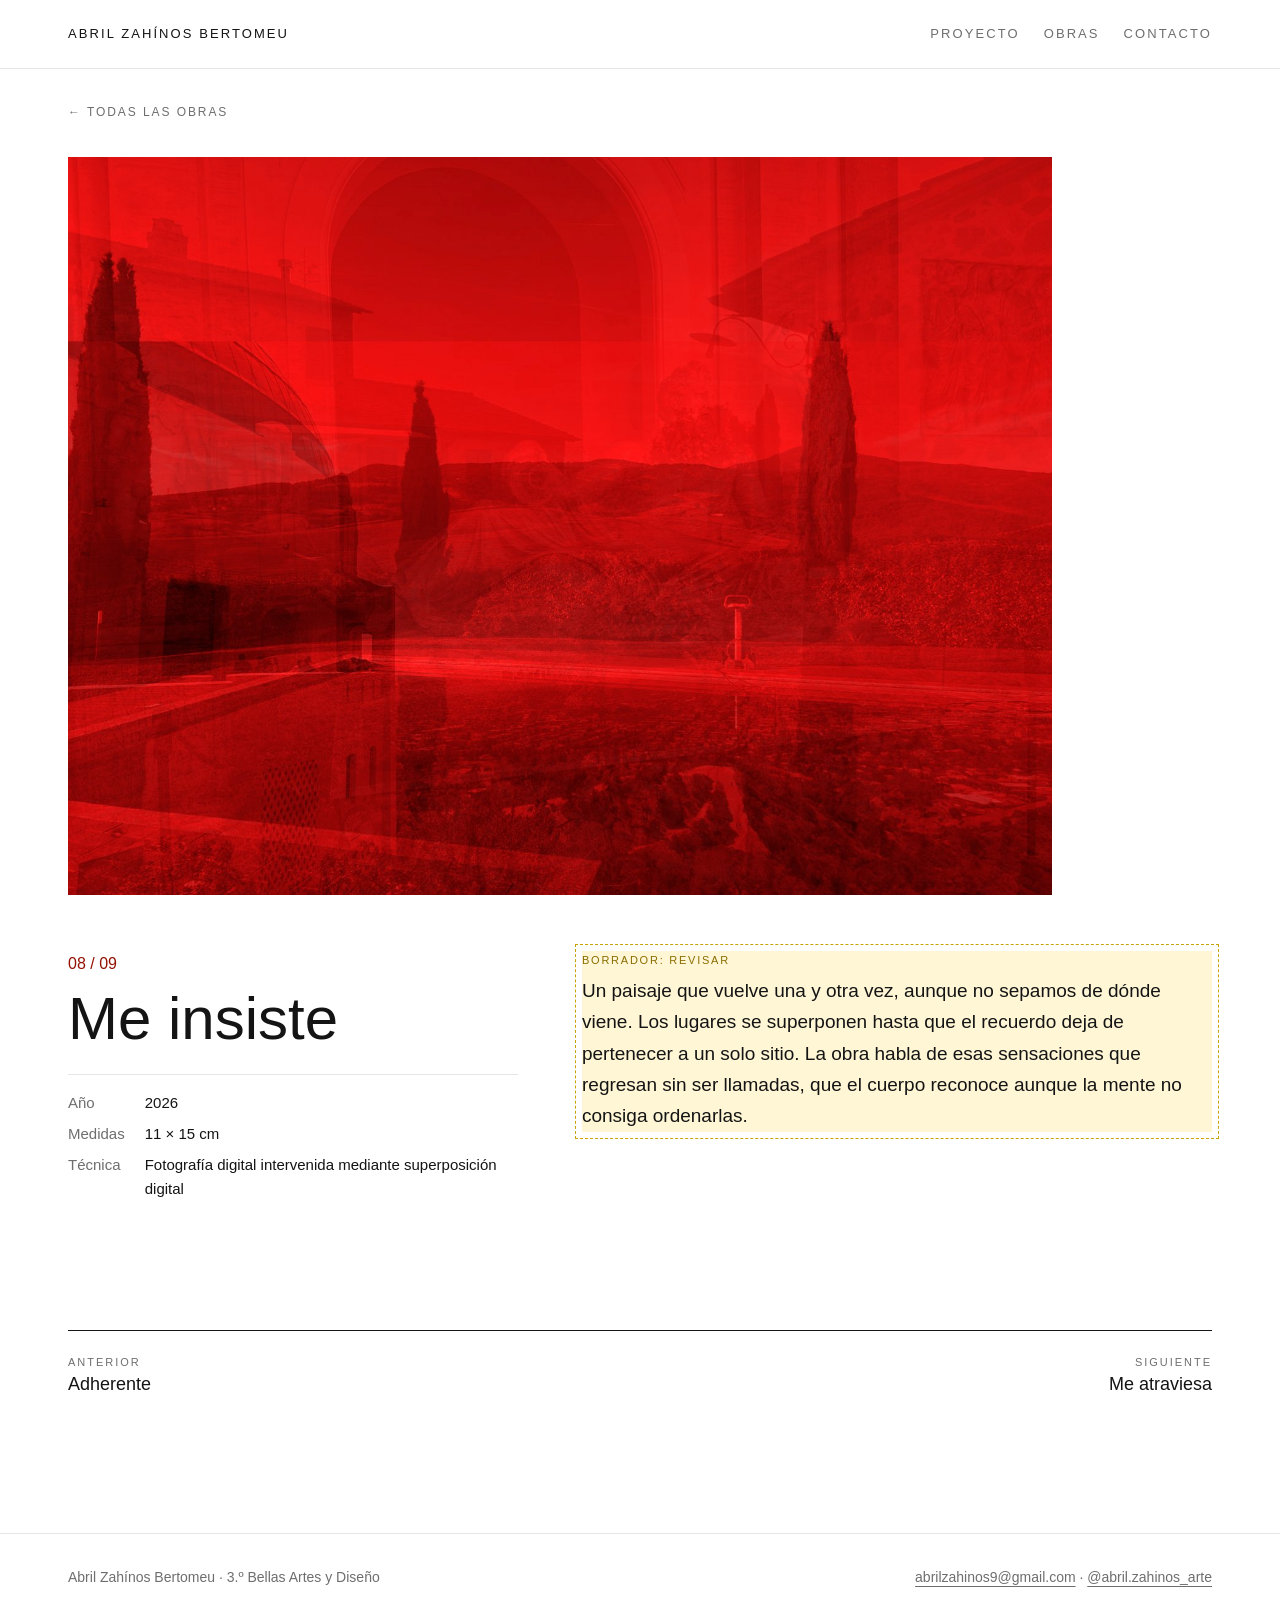
<file: obra-08.html>
<!DOCTYPE html>
<html lang="es">
<head>
<meta charset="utf-8">
<meta name="viewport" content="width=device-width, initial-scale=1">
<title>Me insiste · Abril Zahínos Bertomeu</title>
<meta name="description" content="Me insiste (2026), 11 × 15 cm. Un paisaje que vuelve una y otra vez, aunque no sepamos de dónde viene. Los lugares se superponen hasta que el…">
<meta name="author" content="Abril Zahínos Bertomeu">
<meta name="theme-color" content="#ffffff">
<link rel="icon" href="favicon.svg" type="image/svg+xml">
<link rel="stylesheet" href="estilo.css">
<script src="animacion.js" defer></script>
</head>
<body>

<header class="cabecera">
  <div class="contenedor">
    <a class="firma" href="index.html">Abril Zahínos Bertomeu</a>
    <nav class="menu" aria-label="Menú">
      <a href="index.html#proyecto">Proyecto</a>
      <a href="index.html#obras">Obras</a>
      <a href="index.html#contacto">Contacto</a>
    </nav>
  </div>
</header>

<main class="contenedor">

  <a class="volver" href="index.html#obras">← Todas las obras</a>

  <figure class="obra-imagen">
    <img src="img/obra-08.jpg" width="1596" height="1197" alt="Me insiste, fotografía digital intervenida en rojo">
  </figure>

  <div class="obra-info">
    <div>
      <span class="num">08 / 09</span>
      <h1>Me insiste</h1>
      <dl class="ficha">
        <dt>Año</dt><dd>2026</dd>
        <dt>Medidas</dt><dd>11 × 15 cm</dd>
        <dt>Técnica</dt><dd>Fotografía digital intervenida mediante superposición digital</dd>
      </dl>
    </div>
    <div class="cuerpo">
        <p class="borrador">Un paisaje que vuelve una y otra vez, aunque no sepamos de dónde viene. Los lugares se superponen hasta que el recuerdo deja de pertenecer a un solo sitio. La obra habla de esas sensaciones que regresan sin ser llamadas, que el cuerpo reconoce aunque la mente no consiga ordenarlas.</p>
    </div>
  </div>

  <nav class="siguientes" aria-label="Otras obras">
      <a href="obra-07.html"><small>Anterior</small>Adherente</a>
      <a class="derecha" href="obra-09.html"><small>Siguiente</small>Me atraviesa</a>
  </nav>

</main>

<footer class="pie">
  <div class="contenedor">
    <p>Abril Zahínos Bertomeu · 3.º Bellas Artes y Diseño</p>
    <p><a href="mailto:abrilzahinos9@gmail.com">abrilzahinos9@gmail.com</a> · <a href="https://www.instagram.com/abril.zahinos_arte/" target="_blank" rel="noopener">@abril.zahinos_arte</a></p>
  </div>
</footer>

</body>
</html>
</file>
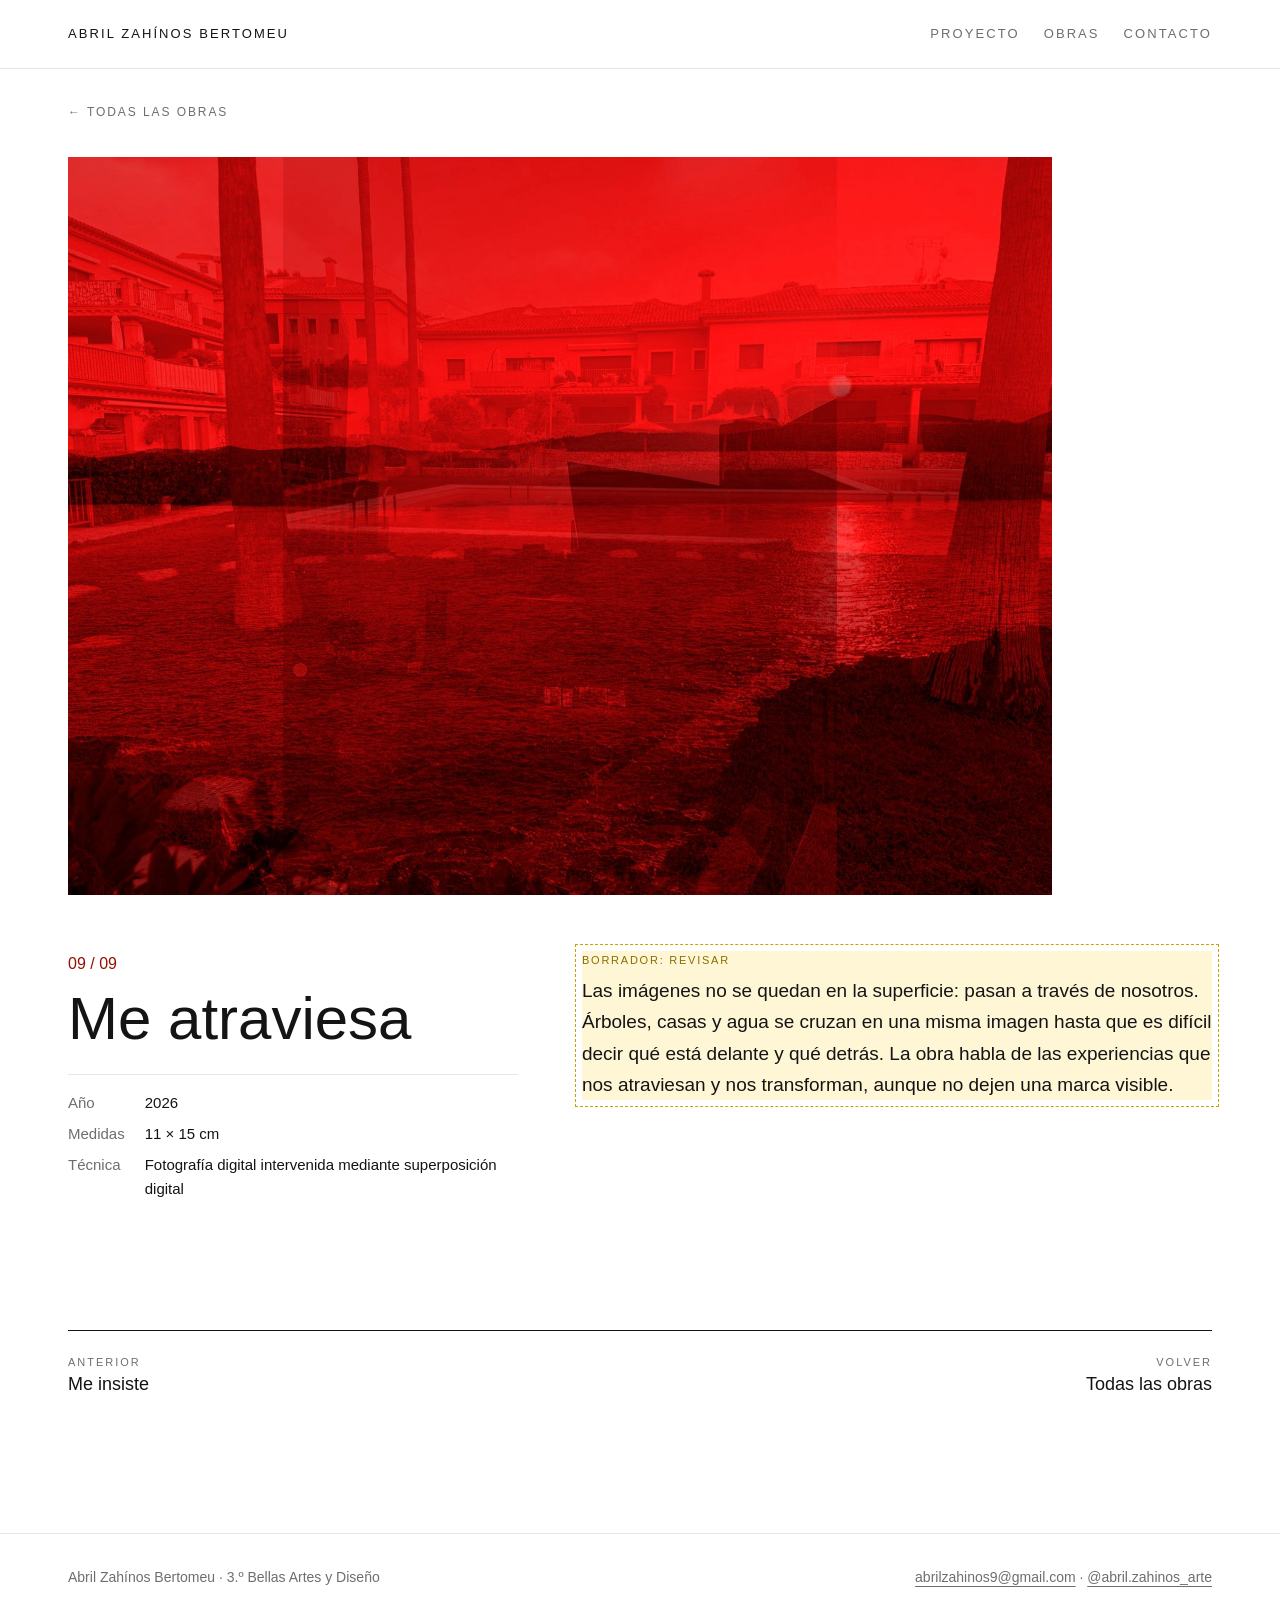
<file: obra-09.html>
<!DOCTYPE html>
<html lang="es">
<head>
<meta charset="utf-8">
<meta name="viewport" content="width=device-width, initial-scale=1">
<title>Me atraviesa · Abril Zahínos Bertomeu</title>
<meta name="description" content="Me atraviesa (2026), 11 × 15 cm. Las imágenes no se quedan en la superficie: pasan a través de nosotros. Árboles, casas y agua se cruzan en una…">
<meta name="author" content="Abril Zahínos Bertomeu">
<meta name="theme-color" content="#ffffff">
<link rel="icon" href="favicon.svg" type="image/svg+xml">
<link rel="stylesheet" href="estilo.css">
<script src="animacion.js" defer></script>
</head>
<body>

<header class="cabecera">
  <div class="contenedor">
    <a class="firma" href="index.html">Abril Zahínos Bertomeu</a>
    <nav class="menu" aria-label="Menú">
      <a href="index.html#proyecto">Proyecto</a>
      <a href="index.html#obras">Obras</a>
      <a href="index.html#contacto">Contacto</a>
    </nav>
  </div>
</header>

<main class="contenedor">

  <a class="volver" href="index.html#obras">← Todas las obras</a>

  <figure class="obra-imagen">
    <img src="img/obra-09.jpg" width="1596" height="1197" alt="Me atraviesa, fotografía digital intervenida en rojo">
  </figure>

  <div class="obra-info">
    <div>
      <span class="num">09 / 09</span>
      <h1>Me atraviesa</h1>
      <dl class="ficha">
        <dt>Año</dt><dd>2026</dd>
        <dt>Medidas</dt><dd>11 × 15 cm</dd>
        <dt>Técnica</dt><dd>Fotografía digital intervenida mediante superposición digital</dd>
      </dl>
    </div>
    <div class="cuerpo">
        <p class="borrador">Las imágenes no se quedan en la superficie: pasan a través de nosotros. Árboles, casas y agua se cruzan en una misma imagen hasta que es difícil decir qué está delante y qué detrás. La obra habla de las experiencias que nos atraviesan y nos transforman, aunque no dejen una marca visible.</p>
    </div>
  </div>

  <nav class="siguientes" aria-label="Otras obras">
      <a href="obra-08.html"><small>Anterior</small>Me insiste</a>
      <a class="derecha" href="index.html#obras"><small>Volver</small>Todas las obras</a>
  </nav>

</main>

<footer class="pie">
  <div class="contenedor">
    <p>Abril Zahínos Bertomeu · 3.º Bellas Artes y Diseño</p>
    <p><a href="mailto:abrilzahinos9@gmail.com">abrilzahinos9@gmail.com</a> · <a href="https://www.instagram.com/abril.zahinos_arte/" target="_blank" rel="noopener">@abril.zahinos_arte</a></p>
  </div>
</footer>

</body>
</html>
</file>
<file: estilo.css>
/* ==========================================================================
   Restos de permanencia · Abril Zahínos Bertomeu
   Hoja de estilo única. Sin nada de fuera: ni fuentes de Google ni librerías.

   Idea: blanco y minimalista. El único color fuerte es el ROJO de las obras
   (#941100, el mismo del título de sus PDF). La web se queda callada para
   que hablen las imágenes.

   CÓMO CAMBIAR EL ASPECTO: los colores y las letras están en :root, justo
   aquí debajo. Cambias una variable y cambia en todas las páginas.
   ========================================================================== */

:root {
  /* --- Colores --- */
  --fondo: #ffffff;
  --tinta: #141414;          /* texto principal */
  --tinta-suave: #6e6e6e;    /* texto secundario: medidas, técnica */
  --linea: #e6e6e6;          /* líneas finas de separación */
  --rojo: #941100;           /* el rojo de las obras: títulos, números, enlaces */

  /* --- Letras (las del propio ordenador: no se descarga nada).
         Futura es la de sus PDF; si el ordenador no la tiene, usa la siguiente. --- */
  --letra-titulo: Futura, "Futura PT", "Century Gothic", "Avenir Next", "Trebuchet MS", sans-serif;
  --letra: "Avenir Next", Avenir, -apple-system, BlinkMacSystemFont, "Segoe UI", Roboto, Arial, sans-serif;

  /* --- Medidas --- */
  --ancho: 1240px;
  --margen: 20px;                      /* margen lateral en el móvil */
  --hueco: clamp(64px, 10vw, 140px);   /* espacio entre secciones */
}

@media (min-width: 720px) {
  :root { --margen: 48px; }
}

/* --------------------------------------------------------------------------
   1. Base
   -------------------------------------------------------------------------- */

*, *::before, *::after { box-sizing: border-box; }

html { -webkit-text-size-adjust: 100%; scroll-behavior: smooth; }

body {
  margin: 0;
  background: var(--fondo);
  color: var(--tinta);
  font-family: var(--letra);
  font-size: 17px;
  line-height: 1.65;
  -webkit-font-smoothing: antialiased;
}

img { display: block; max-width: 100%; height: auto; }

a { color: var(--rojo); text-underline-offset: 4px; text-decoration-thickness: 1px; }

:focus-visible { outline: 2px solid var(--rojo); outline-offset: 4px; }

h1, h2, h3 {
  font-family: var(--letra-titulo);
  font-weight: 500;
  line-height: 1.05;
  margin: 0;
  text-wrap: balance;
}

p { margin: 0 0 1.1em; text-wrap: pretty; }

.contenedor {
  width: 100%;
  max-width: var(--ancho);
  margin: 0 auto;
  padding: 0 var(--margen);
}

/* Las etiquetas pequeñas en mayúsculas ("El proyecto", "Obras"...) */
.etiqueta {
  font-family: var(--letra-titulo);
  font-size: 12px;
  font-weight: 500;
  letter-spacing: 0.2em;
  text-transform: uppercase;
  color: var(--tinta-suave);
  margin: 0 0 20px;
}

/* --------------------------------------------------------------------------
   2. Cabecera
   -------------------------------------------------------------------------- */

.cabecera { border-bottom: 1px solid var(--linea); }

.cabecera .contenedor {
  display: flex; align-items: center; justify-content: space-between;
  gap: 16px; min-height: 68px;
}

.firma {
  font-family: var(--letra-titulo);
  font-size: 13px; letter-spacing: 0.16em; text-transform: uppercase;
  color: var(--tinta); text-decoration: none;
}

.menu { display: flex; gap: 24px; }
.menu a {
  font-family: var(--letra-titulo);
  font-size: 13px; letter-spacing: 0.16em; text-transform: uppercase;
  color: var(--tinta-suave); text-decoration: none;
  padding: 10px 0;
}
.menu a:hover { color: var(--rojo); }

/* En el móvil no caben el nombre y los tres enlaces en una línea:
   el nombre va arriba y el menú debajo. */
@media (max-width: 560px) {
  .cabecera .contenedor { flex-direction: column; align-items: flex-start; gap: 0; padding-top: 16px; padding-bottom: 4px; }
  .menu { gap: 20px; }
}

}

/* --------------------------------------------------------------------------
   3. Portada
   -------------------------------------------------------------------------- */

.portada { padding: clamp(48px, 9vw, 120px) 0 clamp(40px, 6vw, 72px); }

.portada h1 {
  font-size: clamp(44px, 11.5vw, 150px);
  line-height: 0.92;
  letter-spacing: -0.01em;
  text-transform: uppercase;
  color: var(--rojo);
}

.portada-datos {
  display: flex; flex-wrap: wrap; justify-content: space-between; gap: 6px 32px;
  margin-top: clamp(28px, 4vw, 48px);
  padding-top: 18px;
  border-top: 1px solid var(--tinta);
  font-size: 15px;
}
.portada-datos p { margin: 0; }
.portada-datos .suave { color: var(--tinta-suave); }

.portada-imagen { margin: 0; }
.portada-imagen img { width: 100%; }
.portada-imagen figcaption { margin-top: 12px; font-size: 13px; color: var(--tinta-suave); }

/* --------------------------------------------------------------------------
   4. El proyecto (el texto para Can Serrat)
   -------------------------------------------------------------------------- */

.seccion { padding: var(--hueco) 0 0; }

.proyecto { display: grid; gap: 8px 64px; }
.proyecto .cuerpo { font-size: clamp(17px, 1.6vw, 19px); max-width: 38em; }
.proyecto .cuerpo p:first-child {
  font-family: var(--letra-titulo);
  font-size: clamp(22px, 2.6vw, 30px);
  line-height: 1.35;
  margin-bottom: 1em;
}
@media (min-width: 900px) {
  .proyecto { grid-template-columns: 1fr 2.4fr; }
}

/* --------------------------------------------------------------------------
   5. Las 9 obras
   -------------------------------------------------------------------------- */

.obras-cabecera {
  display: flex; flex-wrap: wrap; justify-content: space-between; align-items: baseline;
  gap: 8px 24px;
  padding-bottom: 18px; margin-bottom: clamp(32px, 5vw, 56px);
  border-bottom: 1px solid var(--tinta);
}
.obras-cabecera h2 { font-size: clamp(30px, 5vw, 52px); text-transform: uppercase; }
.obras-cabecera p { margin: 0; color: var(--tinta-suave); font-size: 15px; }

/* Una columna en el móvil, dos en tableta, tres en ordenador.
   Las obras NO se recortan: cada una se ve entera, con su proporción. */
.galeria {
  display: grid; gap: 56px 40px;
  grid-template-columns: 1fr;
  list-style: none; margin: 0; padding: 0;
}
@media (min-width: 640px) { .galeria { grid-template-columns: repeat(2, 1fr); } }
@media (min-width: 1000px) { .galeria { grid-template-columns: repeat(3, 1fr); } }

.obra-tarjeta a { display: block; color: var(--tinta); text-decoration: none; }
.obra-tarjeta .marco { overflow: hidden; }
.obra-tarjeta img {
  width: 100%;
  transition: transform 0.7s cubic-bezier(0.2, 0.7, 0.2, 1), opacity 0.3s ease;
}
.obra-tarjeta a:hover img { transform: scale(1.03); }

.obra-tarjeta .pie-obra {
  display: grid; grid-template-columns: 2.4em 1fr; gap: 0 8px;
  margin-top: 16px;
}
.obra-tarjeta .num { font-family: var(--letra-titulo); color: var(--rojo); font-size: 15px; line-height: 1.6; }
.obra-tarjeta h3 { font-size: 19px; line-height: 1.3; }
.obra-tarjeta a:hover h3 { color: var(--rojo); }
.obra-tarjeta .medidas { grid-column: 2; margin: 2px 0 0; font-size: 14px; color: var(--tinta-suave); }

/* --------------------------------------------------------------------------
   6. Página de una obra
   -------------------------------------------------------------------------- */

.volver {
  display: inline-block; margin-top: 28px; padding: 6px 0;
  font-family: var(--letra-titulo);
  font-size: 12px; letter-spacing: 0.16em; text-transform: uppercase;
  color: var(--tinta-suave); text-decoration: none;
}
.volver:hover { color: var(--rojo); }

.obra-imagen { margin: 28px 0 0; }
.obra-imagen img { width: 100%; max-height: 82vh; object-fit: contain; object-position: left top; }

.obra-info { display: grid; gap: 28px 64px; padding: clamp(32px, 5vw, 56px) 0 var(--hueco); }
.obra-info .num { display: block; font-family: var(--letra-titulo); color: var(--rojo); font-size: 16px; margin-bottom: 10px; }
.obra-info h1 { font-size: clamp(34px, 5.5vw, 60px); }
.obra-info .cuerpo { font-size: clamp(17px, 1.6vw, 19px); max-width: 36em; }

.ficha {
  display: grid; grid-template-columns: auto 1fr; gap: 6px 20px;
  margin: 24px 0 0; padding-top: 16px; border-top: 1px solid var(--linea);
  font-size: 15px;
}
.ficha dt { color: var(--tinta-suave); }
.ficha dd { margin: 0; }

@media (min-width: 900px) {
  .obra-info { grid-template-columns: 1fr 1.4fr; }
}

/* Texto provisional que Abril tiene que revisar. Se ve marcado A PROPÓSITO,
   para que no se quede sin revisar. Cuando el texto sea el definitivo,
   se quita class="borrador" del párrafo y desaparece la marca. */
.borrador {
  background: #fff6d6;
  outline: 1px dashed #c9a400;
  outline-offset: 6px;
}
.borrador::before {
  content: "Borrador: revisar";
  display: block;
  font-family: var(--letra-titulo); font-size: 11px; letter-spacing: 0.16em; text-transform: uppercase;
  color: #8a6d00; margin-bottom: 6px;
}

.siguientes {
  display: flex; justify-content: space-between; gap: 24px;
  border-top: 1px solid var(--tinta); padding: 24px 0 8px;
}
.siguientes a { color: var(--tinta); text-decoration: none; font-family: var(--letra-titulo); font-size: 18px; line-height: 1.3; }
.siguientes a:hover { color: var(--rojo); }
.siguientes small {
  display: block; margin-bottom: 4px;
  font-size: 11px; letter-spacing: 0.18em; text-transform: uppercase; color: var(--tinta-suave);
}
.siguientes .derecha { text-align: right; margin-left: auto; }

/* --------------------------------------------------------------------------
   7. Contacto y pie
   -------------------------------------------------------------------------- */

.contacto { display: grid; gap: 8px 64px; }
.contacto-lista { list-style: none; margin: 0; padding: 0; }
.contacto-lista li { border-top: 1px solid var(--linea); padding: 12px 0; }
.contacto-lista li:last-child { border-bottom: 1px solid var(--linea); }
.contacto-lista small {
  display: block; margin-bottom: 4px;
  font-family: var(--letra-titulo);
  font-size: 11px; letter-spacing: 0.18em; text-transform: uppercase; color: var(--tinta-suave);
}
.contacto-lista a {
  font-family: var(--letra-titulo);
  font-size: clamp(17px, 1.8vw, 22px); line-height: 1.3;
  color: var(--tinta); text-decoration: none;
  overflow-wrap: anywhere;   /* que el correo no se salga en el móvil */
}
.contacto-lista a:hover { color: var(--rojo); }
@media (min-width: 900px) {
  .contacto { grid-template-columns: 1fr 2.4fr; }
}

.pie { margin-top: var(--hueco); border-top: 1px solid var(--linea); padding: 32px 0 44px; font-size: 14px; color: var(--tinta-suave); }
.pie .contenedor { display: flex; flex-wrap: wrap; justify-content: space-between; gap: 8px 32px; }
.pie p { margin: 0; }
.pie a { color: var(--tinta-suave); }
.pie a:hover { color: var(--rojo); }

/* --------------------------------------------------------------------------
   8. Aparecer al bajar (lo activa animacion.js). Sin JavaScript, o si la
      persona ha pedido "reducir movimiento" en su ordenador, todo se ve quieto.
   -------------------------------------------------------------------------- */

.anima .aparece {
  opacity: 0; transform: translateY(20px);
  transition: opacity 0.9s ease, transform 0.9s cubic-bezier(0.2, 0.7, 0.2, 1);
  transition-delay: var(--retraso, 0ms);
}
.anima .aparece.visto { opacity: 1; transform: none; }

@media (prefers-reduced-motion: reduce) {
  html { scroll-behavior: auto; }
  .anima .aparece { opacity: 1; transform: none; transition: none; }
  .obra-tarjeta img { transition: none; }
}
</file>
